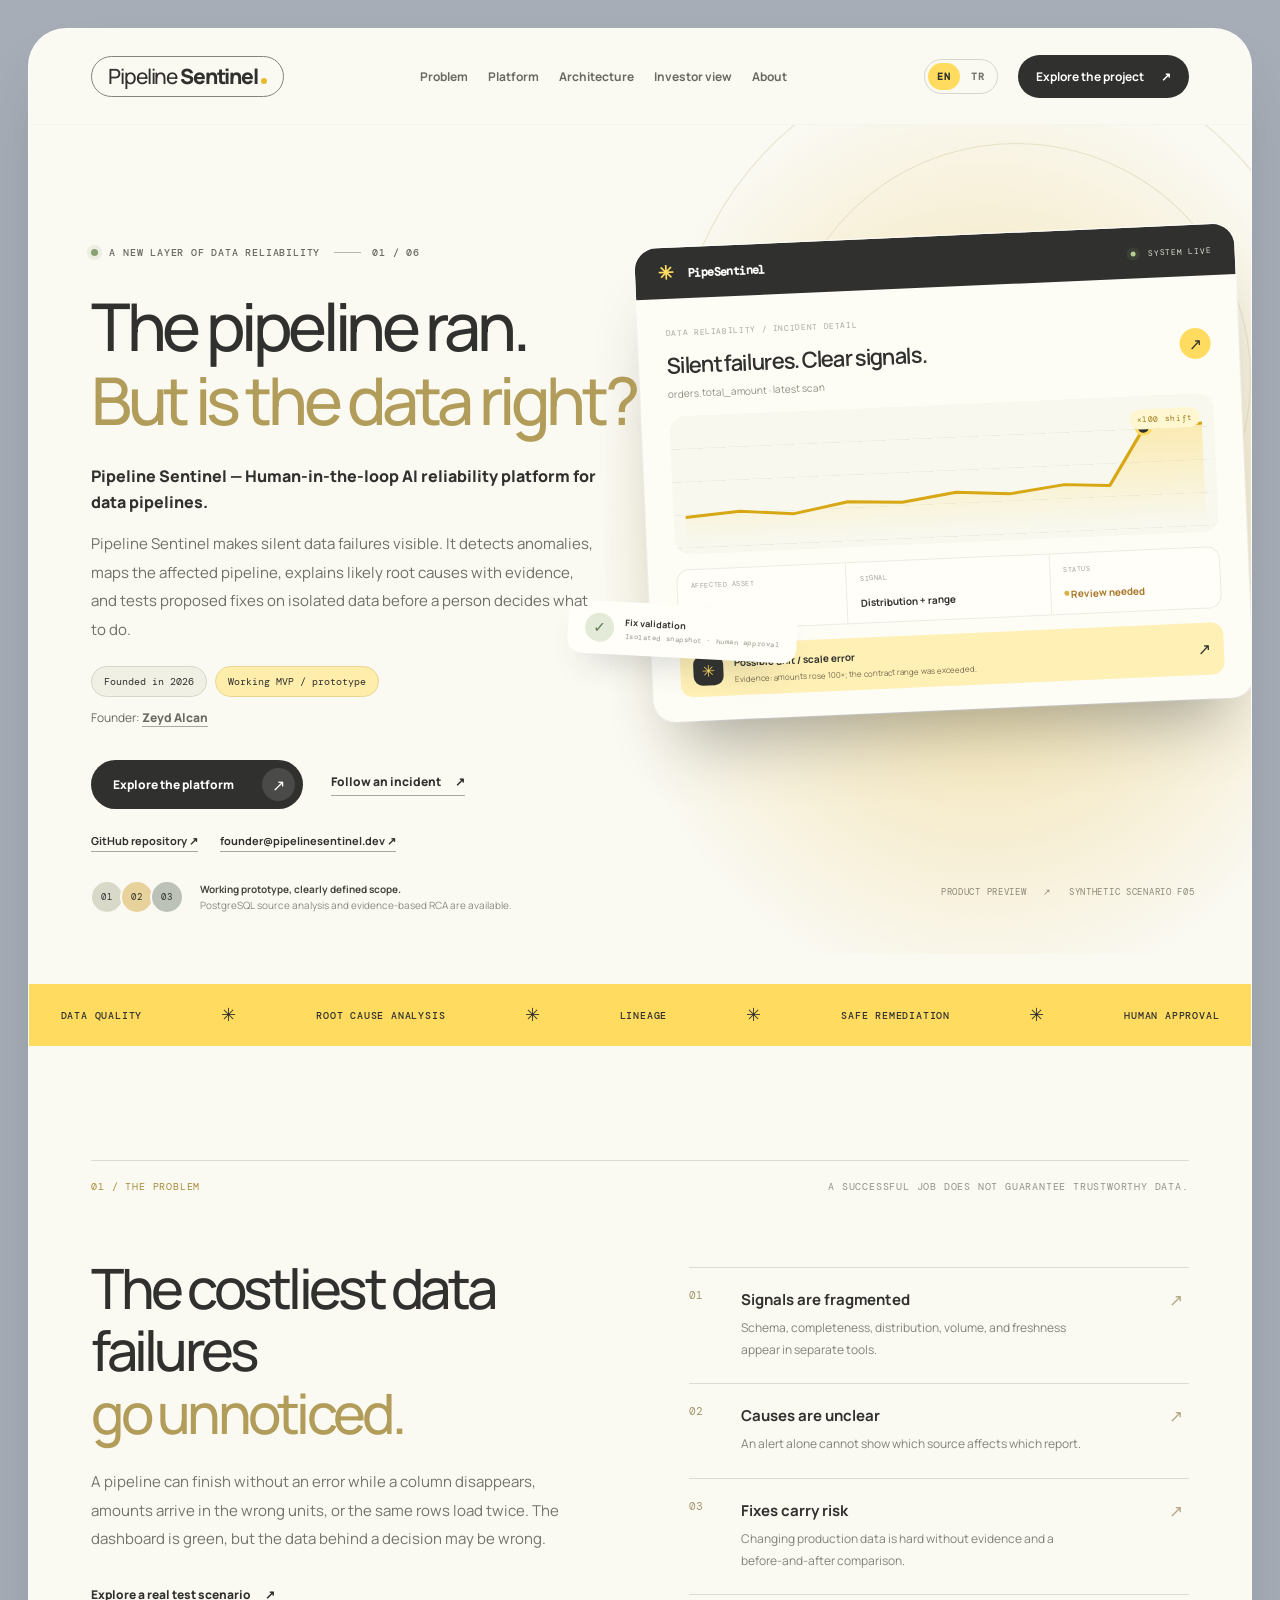
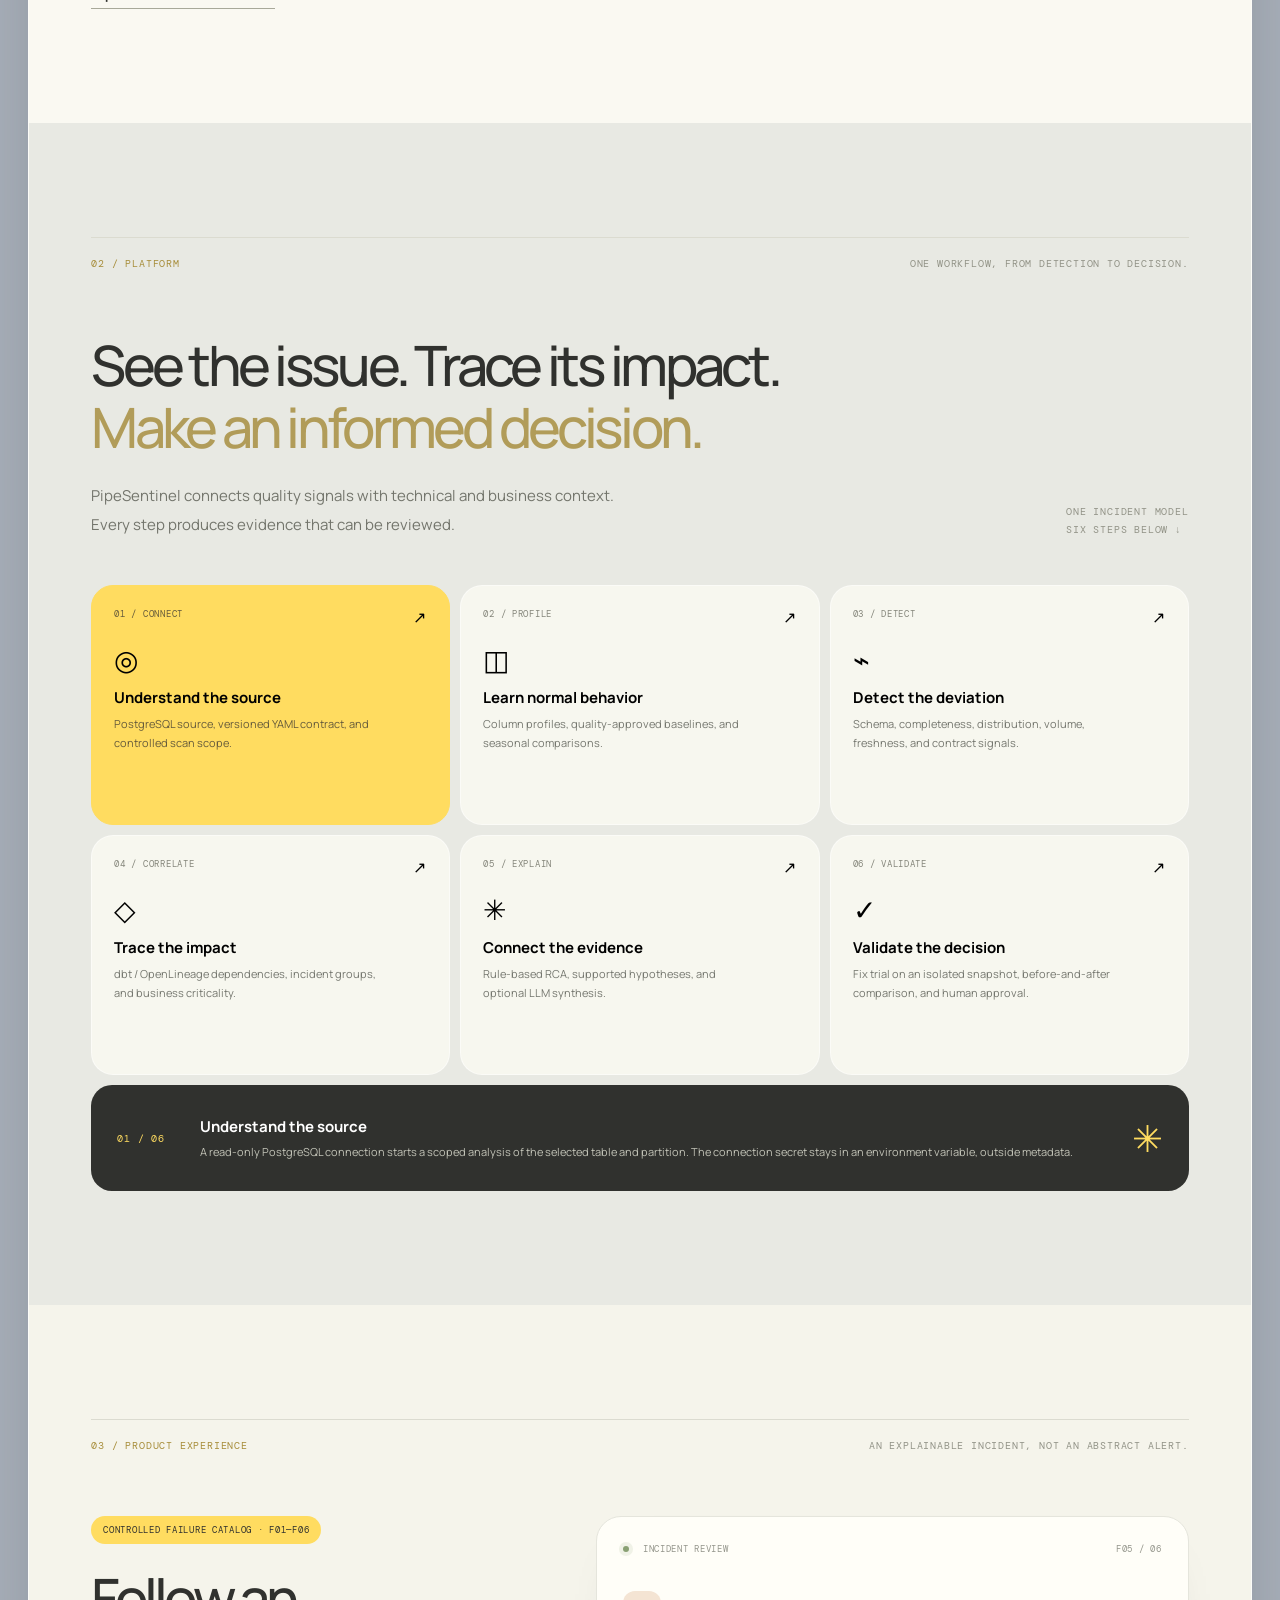
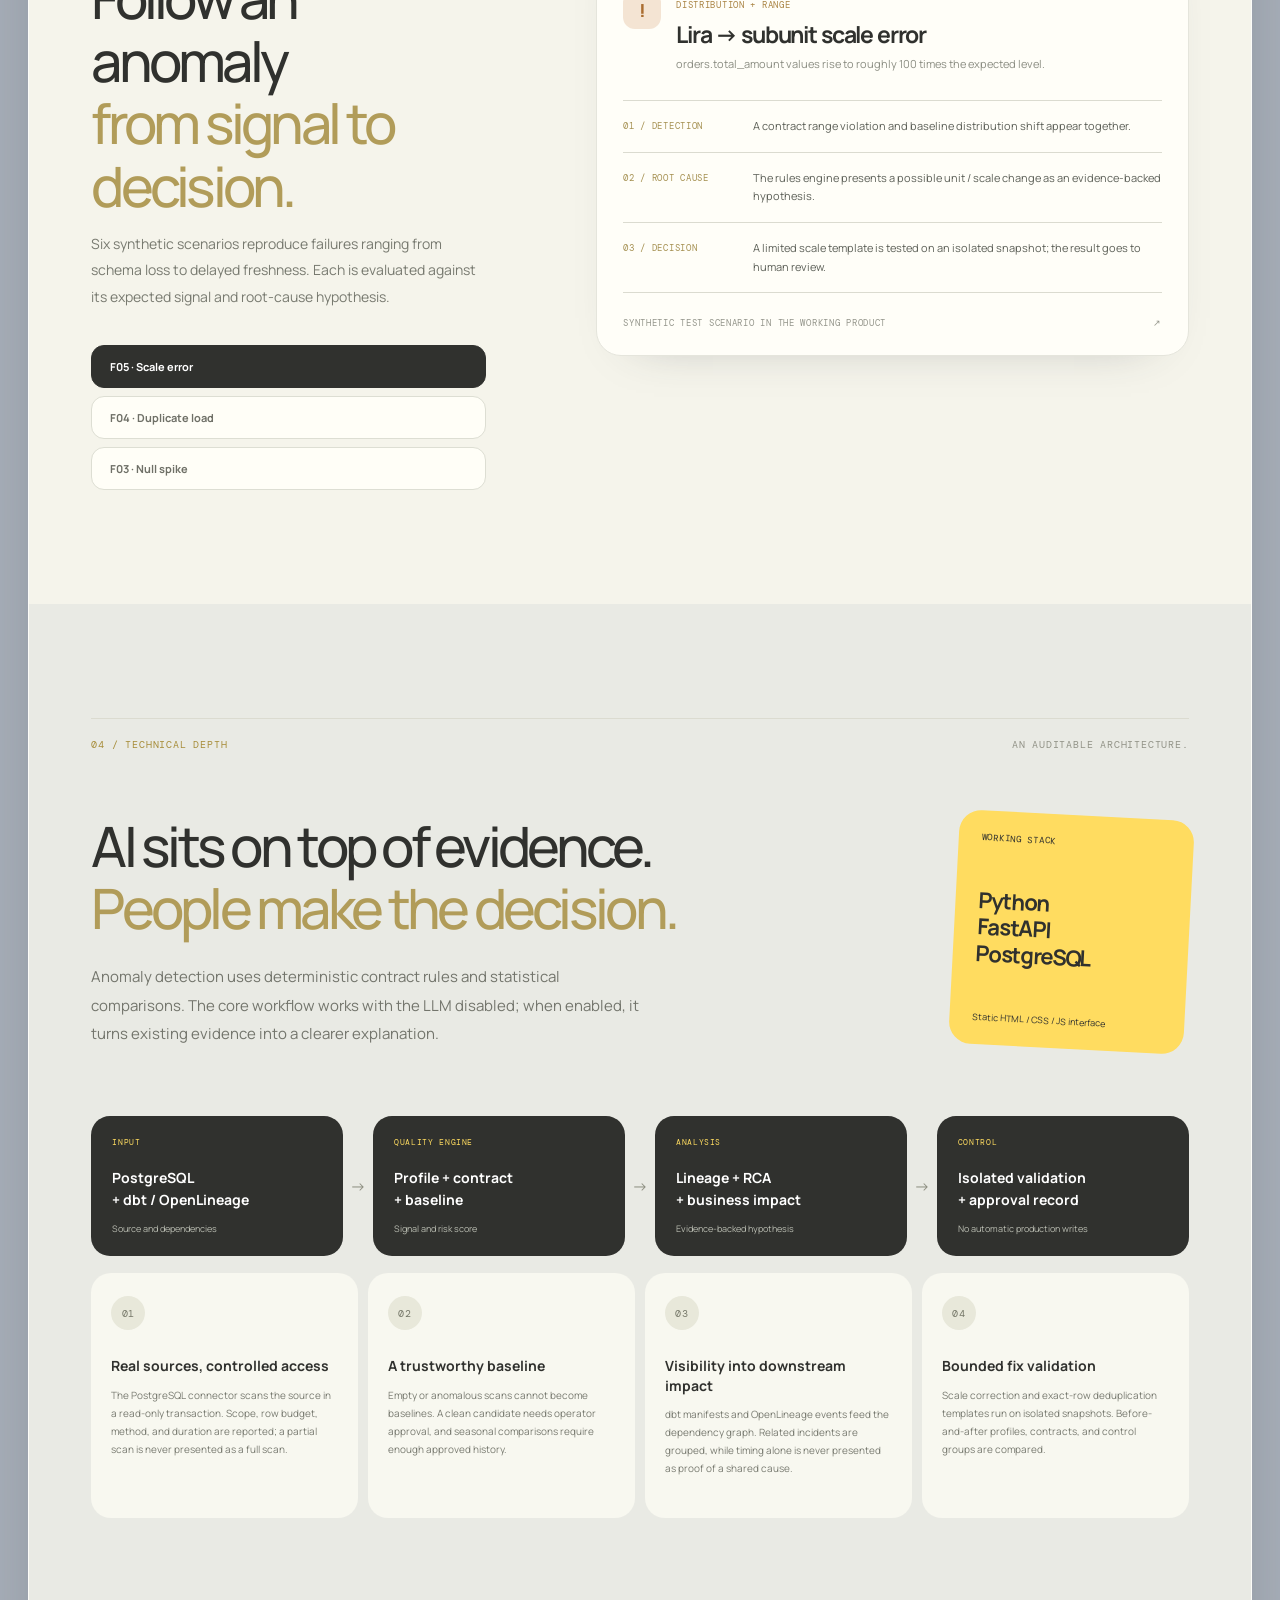
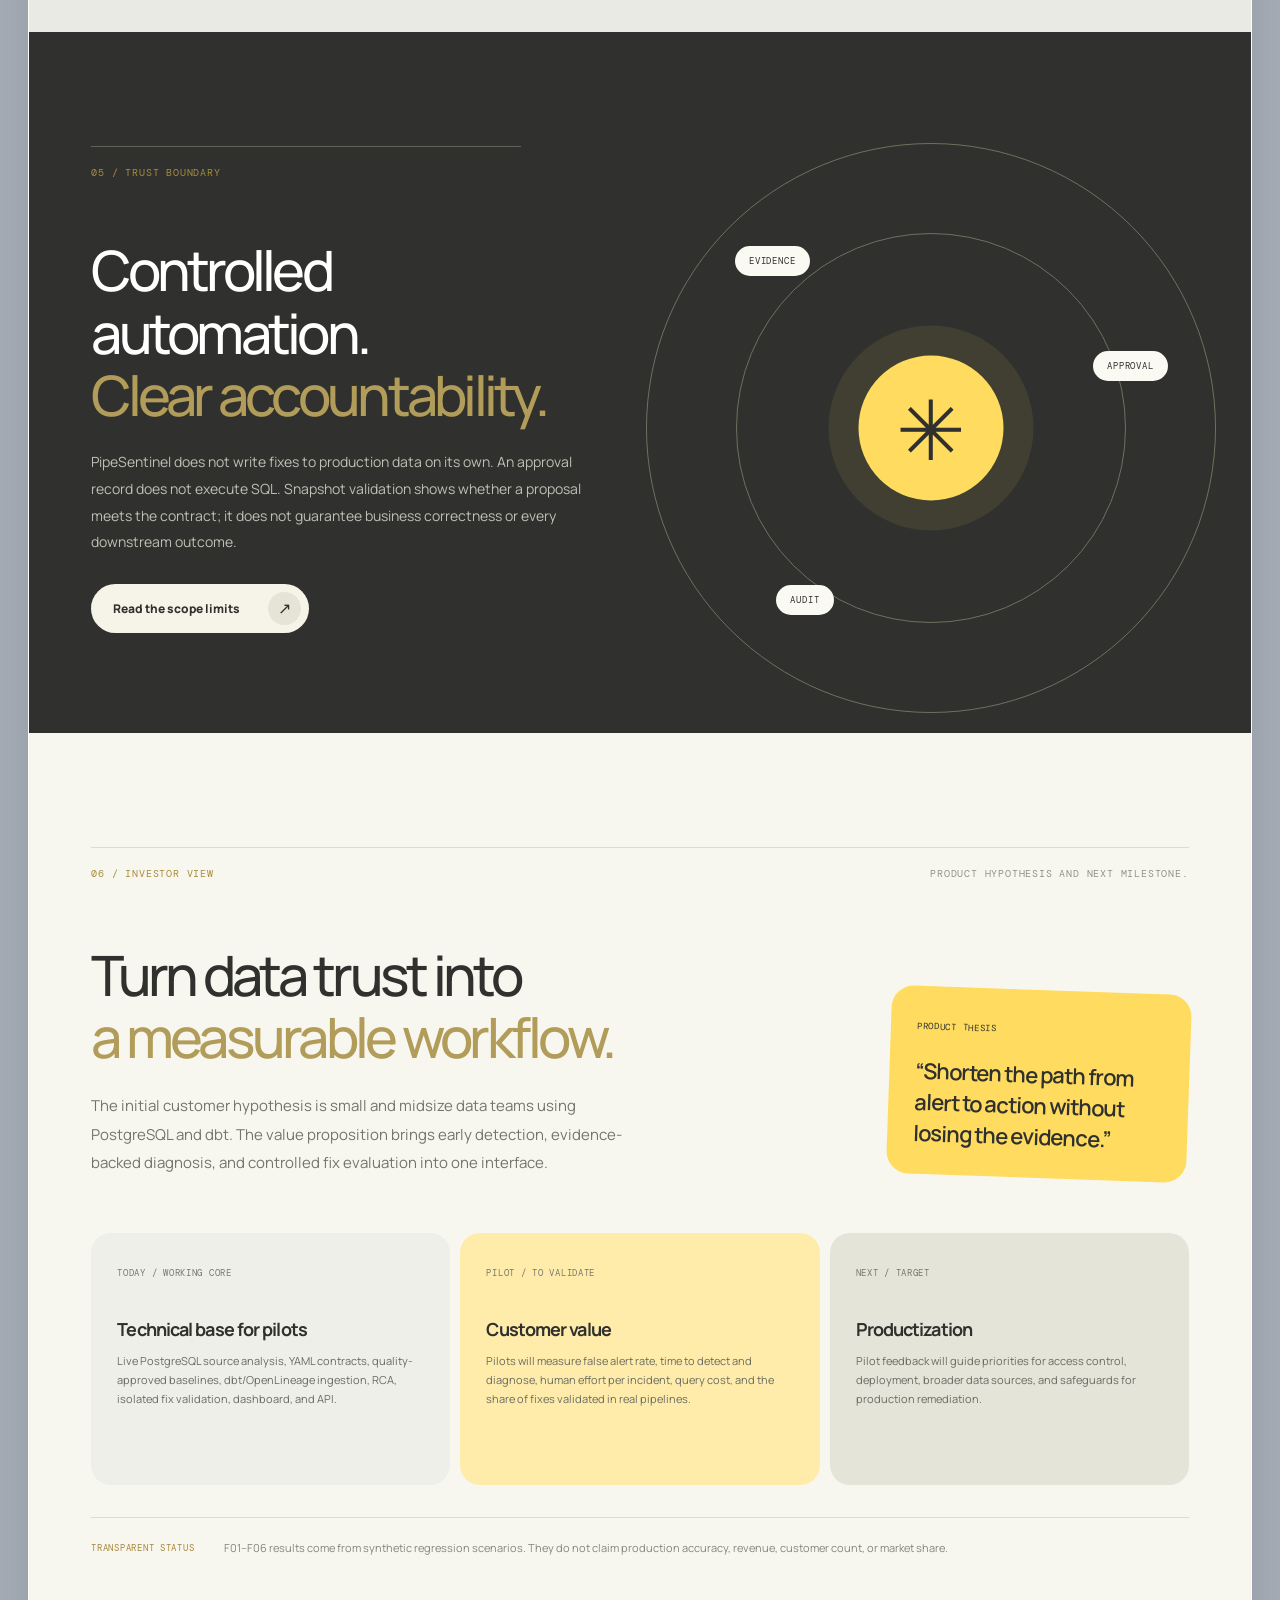
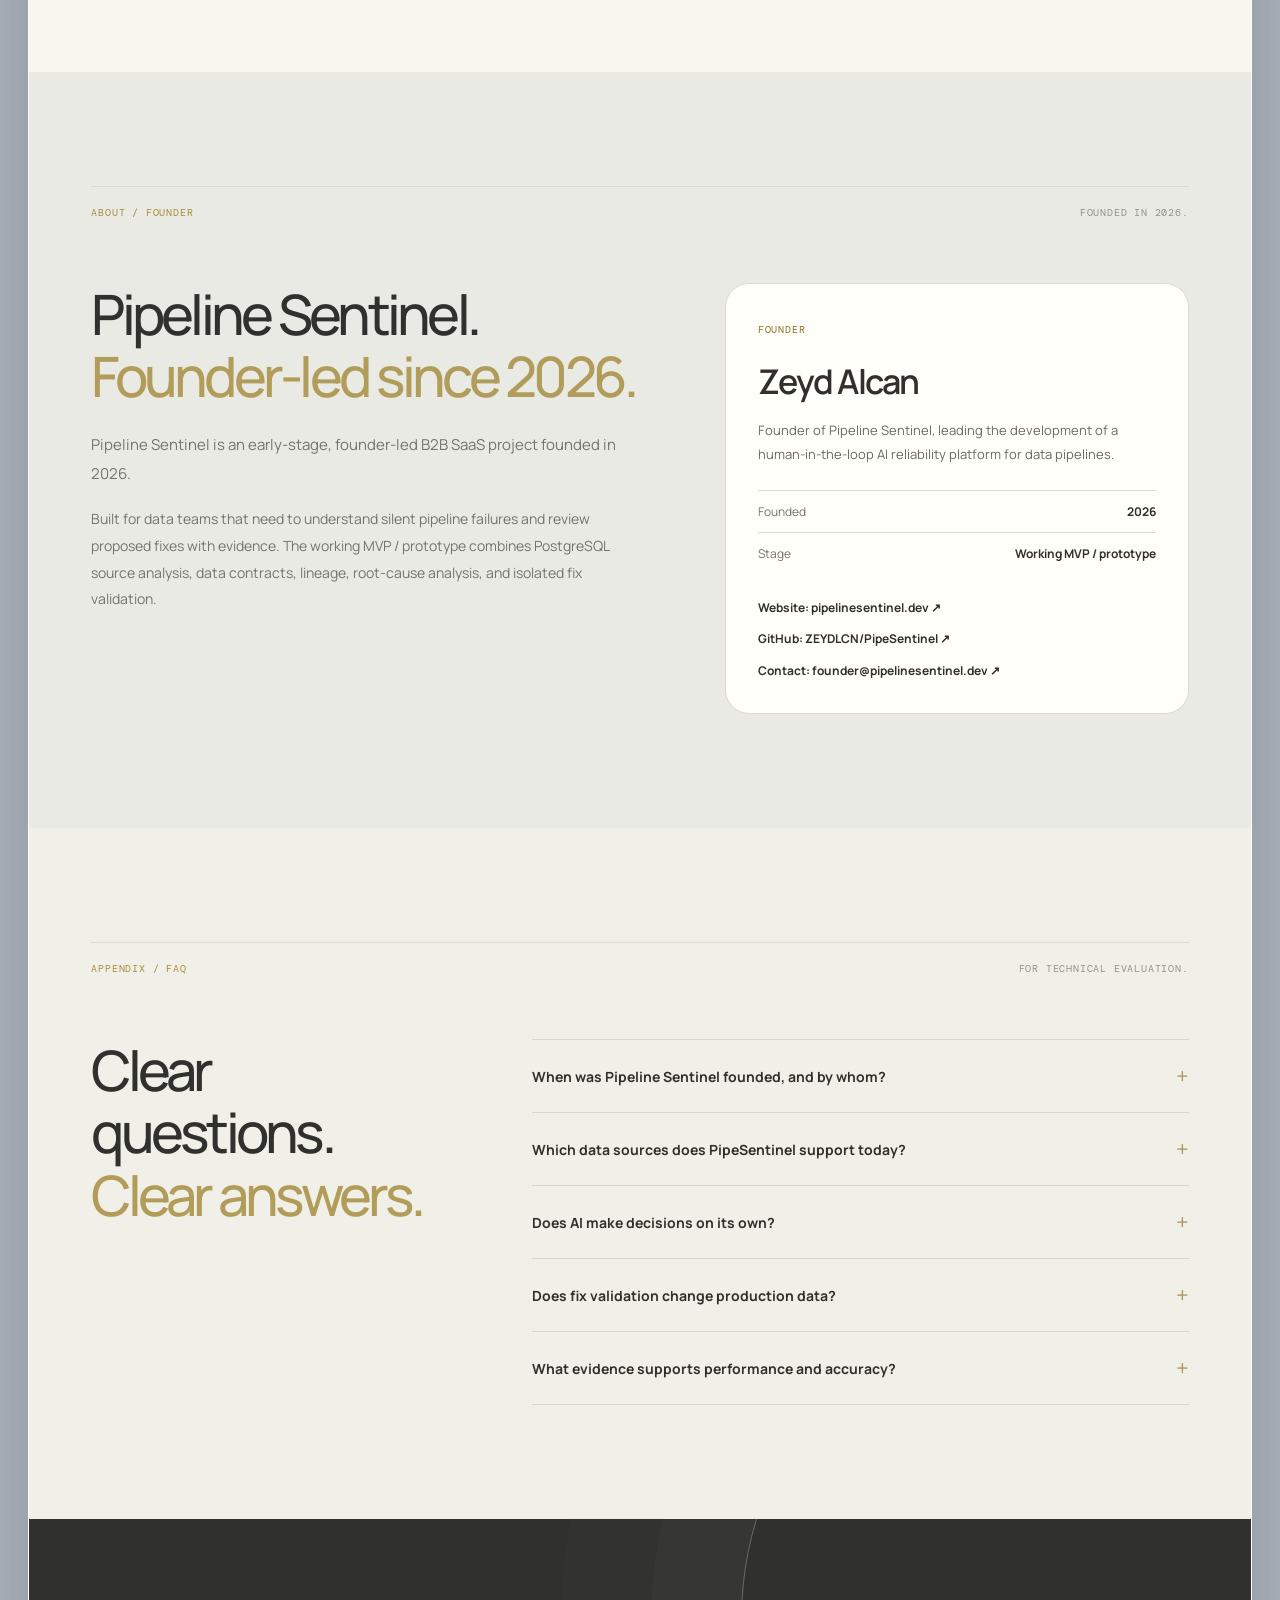
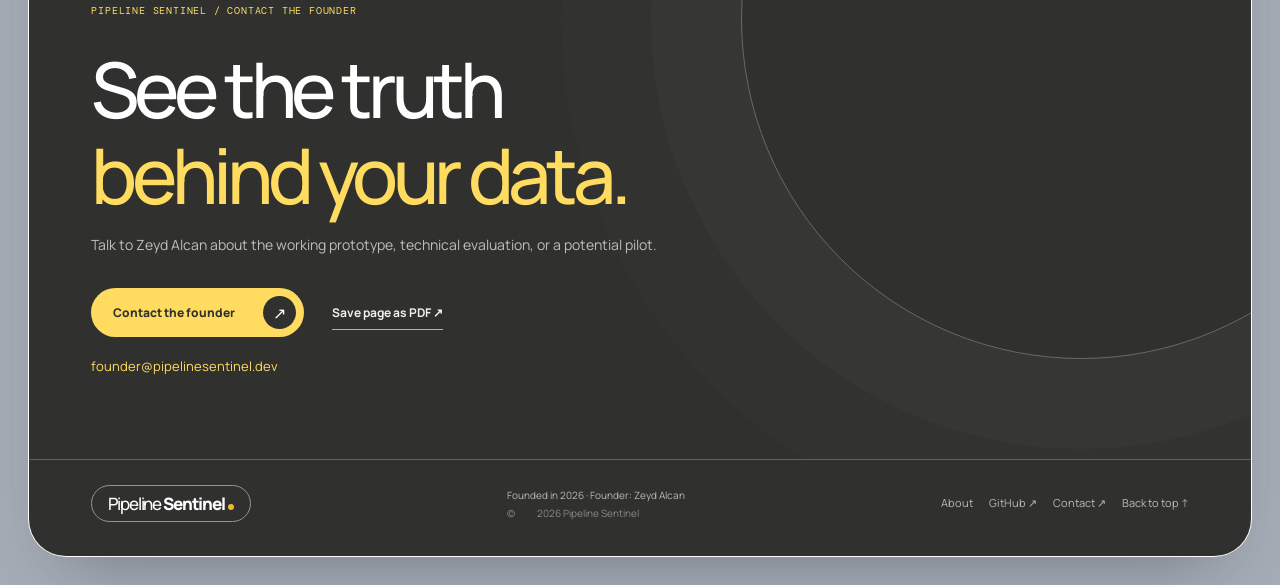
<file: site/index.html>
<!doctype html>
<html lang="en">
<head>
  <meta charset="utf-8">
  <meta name="viewport" content="width=device-width, initial-scale=1">
  <meta name="theme-color" content="#a6adb7">
  <meta name="description" content="Pipeline Sentinel is a human-in-the-loop AI reliability platform for data pipelines. Founded in 2026 by Zeyd Alcan. Working MVP / prototype.">
  <title>Pipeline Sentinel — AI reliability for data pipelines</title>
  <link rel="canonical" href="https://pipelinesentinel.dev/">
  <link rel="alternate" hreflang="en" href="https://pipelinesentinel.dev/">
  <link rel="alternate" hreflang="tr" href="https://pipelinesentinel.dev/tr.html">
  <link rel="alternate" hreflang="x-default" href="https://pipelinesentinel.dev/">
  <meta property="og:type" content="website">
  <meta property="og:title" content="Pipeline Sentinel — AI reliability for data pipelines">
  <meta property="og:description" content="Human-in-the-loop AI reliability platform for data pipelines. Founded in 2026 by Zeyd Alcan. Working MVP / prototype.">
  <meta property="og:url" content="https://pipelinesentinel.dev/">
  <script type="application/ld+json">
    {"@context":"https://schema.org","@type":"Organization","name":"Pipeline Sentinel","url":"https://pipelinesentinel.dev/","foundingDate":"2026","founder":{"@type":"Person","name":"Zeyd Alcan"},"email":"founder@pipelinesentinel.dev","description":"Early-stage, founder-led B2B SaaS project building a human-in-the-loop AI reliability platform for data pipelines.","sameAs":["https://github.com/ZEYDLCN/PipeSentinel"]}
  </script>
  <link rel="icon" href="favicon.svg" type="image/svg+xml">
  <link rel="preconnect" href="https://fonts.googleapis.com">
  <link rel="preconnect" href="https://fonts.gstatic.com" crossorigin>
  <link href="https://fonts.googleapis.com/css2?family=DM+Mono:wght@400;500&family=Manrope:wght@400;500;600;700;800&display=swap" rel="stylesheet">
  <link rel="stylesheet" href="styles.css">
  <script defer src="script.js"></script>
</head>
<body>
  <a class="skip-link" href="#main">Skip to content</a>
  <div class="site-shell">
    <header class="site-header">
      <a class="wordmark" href="#top" aria-label="Pipeline Sentinel home">Pipeline <span>Sentinel</span><i aria-hidden="true"></i></a>
      <button class="menu-toggle" type="button" aria-label="Open menu" aria-controls="main-nav" aria-expanded="false"><span></span><span></span></button>
      <nav id="main-nav" class="main-nav" aria-label="Main navigation">
        <a href="#problem">Problem</a>
        <a href="#platform">Platform</a>
        <a href="#architecture">Architecture</a>
        <a href="#investor">Investor view</a>
        <a href="#about">About</a>
      </nav>
      <nav class="language-switch" aria-label="Language"><a href="index.html" lang="en" aria-current="page">EN</a><a href="tr.html" lang="tr">TR</a></nav>
      <a class="header-cta" href="#investor">Explore the project <span aria-hidden="true">↗</span></a>
    </header>

    <main id="main">
      <section class="hero" id="top" aria-labelledby="hero-title">
        <div class="hero-copy">
          <div class="eyebrow"><span class="pulse-dot" aria-hidden="true"></span> A NEW LAYER OF DATA RELIABILITY <span class="eyebrow-line"></span> 01 / 06</div>
          <h1 id="hero-title">The pipeline ran.<br><em>But is the data right?</em></h1>
          <p class="product-definition">Pipeline Sentinel — Human-in-the-loop AI reliability platform for data pipelines.</p>
          <p class="hero-lead">Pipeline Sentinel makes silent data failures visible. It detects anomalies, maps the affected pipeline, explains likely root causes with evidence, and tests proposed fixes on isolated data before a person decides what to do.</p>
          <ul class="project-badges" aria-label="Project details"><li>Founded in 2026</li><li>Working MVP / prototype</li></ul>
          <p class="founder-byline">Founder: <a href="#about">Zeyd Alcan</a></p>
          <div class="hero-actions"><a class="button button-dark" href="#platform">Explore the platform <span class="button-icon">↗</span></a><a class="text-cta" href="#scenario">Follow an incident <span aria-hidden="true">↗</span></a></div>
          <div class="project-links"><a href="https://github.com/ZEYDLCN/PipeSentinel">GitHub repository ↗</a><a href="mailto:founder@pipelinesentinel.dev">founder@pipelinesentinel.dev ↗</a></div>
          <div class="hero-proof"><div class="avatar-stack" aria-hidden="true"><span>01</span><span>02</span><span>03</span></div><p><strong>Working prototype, clearly defined scope.</strong><br>PostgreSQL source analysis and evidence-based RCA are available.</p></div>
        </div>
        <div class="hero-visual" aria-label="Preview of the PipeSentinel incident analysis interface">
          <div class="visual-glow"></div>
          <div class="orbit orbit-a"></div><div class="orbit orbit-b"></div>
          <div class="product-window">
            <div class="window-top"><span class="window-brand"><span class="window-mark">✳</span> PipeSentinel</span><span class="window-live"><i></i> SYSTEM LIVE</span></div>
            <div class="window-content">
              <div class="window-overline">DATA RELIABILITY / INCIDENT DETAIL</div>
              <div class="window-title-row"><div><h2>Silent failures. Clear signals.</h2><p>orders.total_amount · latest scan</p></div><span class="window-arrow">↗</span></div>
              <div class="mini-chart" aria-hidden="true"><div class="chart-grid"></div><svg viewBox="0 0 460 120" preserveAspectRatio="none"><defs><linearGradient id="chartFill" x1="0" x2="0" y1="0" y2="1"><stop offset="0" stop-color="#ffd75d" stop-opacity=".42"/><stop offset="1" stop-color="#ffd75d" stop-opacity="0"/></linearGradient></defs><path d="M0 92 L48 88 L96 93 L144 83 L192 86 L240 78 L288 82 L336 75 L376 78 L408 20 L460 17 L460 120 L0 120 Z" fill="url(#chartFill)"/><path d="M0 92 L48 88 L96 93 L144 83 L192 86 L240 78 L288 82 L336 75 L376 78 L408 20 L460 17" fill="none" stroke="#d8a714" stroke-width="3" stroke-linecap="round" stroke-linejoin="round"/><circle cx="408" cy="20" r="6" fill="#30312e" stroke="#ffdc60" stroke-width="3"/></svg><span class="chart-tag">×100 shift</span></div>
              <div class="window-metrics"><div><span>AFFECTED ASSET</span><b>orders</b></div><div><span>SIGNAL</span><b>Distribution + range</b></div><div><span>STATUS</span><b class="metric-warning"><i></i> Review needed</b></div></div>
              <div class="window-insight"><span class="insight-symbol">✳</span><div><strong>Possible unit / scale error</strong><small>Evidence: amounts rose 100×; the contract range was exceeded.</small></div><span>↗</span></div>
            </div>
          </div>
          <div class="floating-card"><div class="floating-icon">✓</div><div><strong>Fix validation</strong><span>Isolated snapshot · human approval</span></div></div>
          <div class="visual-caption">PRODUCT PREVIEW <span>↗</span> SYNTHETIC SCENARIO F05</div>
        </div>
      </section>

      <div class="ticker" aria-label="Platform components"><span>DATA QUALITY</span><b>✳</b><span>ROOT CAUSE ANALYSIS</span><b>✳</b><span>LINEAGE</span><b>✳</b><span>SAFE REMEDIATION</span><b>✳</b><span>HUMAN APPROVAL</span></div>

      <section class="section problem-section" id="problem" aria-labelledby="problem-title">
        <div class="section-head"><span class="section-index">01 / THE PROBLEM</span><p>A SUCCESSFUL JOB DOES NOT GUARANTEE TRUSTWORTHY DATA.</p></div>
        <div class="problem-grid"><div><h2 id="problem-title">The costliest data failures<br><em>go unnoticed.</em></h2><p class="section-lead">A pipeline can finish without an error while a column disappears, amounts arrive in the wrong units, or the same rows load twice. The dashboard is green, but the data behind a decision may be wrong.</p><a class="inline-link" href="#scenario">Explore a real test scenario <span>↗</span></a></div><div class="problem-list"><div class="problem-item"><span>01</span><div><strong>Signals are fragmented</strong><p>Schema, completeness, distribution, volume, and freshness appear in separate tools.</p></div><span>↗</span></div><div class="problem-item"><span>02</span><div><strong>Causes are unclear</strong><p>An alert alone cannot show which source affects which report.</p></div><span>↗</span></div><div class="problem-item"><span>03</span><div><strong>Fixes carry risk</strong><p>Changing production data is hard without evidence and a before-and-after comparison.</p></div><span>↗</span></div></div></div>
      </section>

      <section class="section platform-section" id="platform" aria-labelledby="platform-title">
        <div class="section-head"><span class="section-index">02 / PLATFORM</span><p>ONE WORKFLOW, FROM DETECTION TO DECISION.</p></div>
        <div class="section-title-row"><div><h2 id="platform-title">See the issue. Trace its impact.<br><em>Make an informed decision.</em></h2><p class="section-lead">PipeSentinel connects quality signals with technical and business context. Every step produces evidence that can be reviewed.</p></div><span class="section-aside">ONE INCIDENT MODEL<br>SIX STEPS BELOW ↓</span></div>
        <div class="process-grid" id="process-grid">
          <button class="process-step active" type="button" data-step="0" aria-pressed="true"><span class="step-no">01 / CONNECT</span><span class="step-icon">◎</span><strong>Understand the source</strong><small>PostgreSQL source, versioned YAML contract, and controlled scan scope.</small><span class="step-arrow">↗</span></button>
          <button class="process-step" type="button" data-step="1" aria-pressed="false"><span class="step-no">02 / PROFILE</span><span class="step-icon">◫</span><strong>Learn normal behavior</strong><small>Column profiles, quality-approved baselines, and seasonal comparisons.</small><span class="step-arrow">↗</span></button>
          <button class="process-step" type="button" data-step="2" aria-pressed="false"><span class="step-no">03 / DETECT</span><span class="step-icon">⌁</span><strong>Detect the deviation</strong><small>Schema, completeness, distribution, volume, freshness, and contract signals.</small><span class="step-arrow">↗</span></button>
          <button class="process-step" type="button" data-step="3" aria-pressed="false"><span class="step-no">04 / CORRELATE</span><span class="step-icon">◇</span><strong>Trace the impact</strong><small>dbt / OpenLineage dependencies, incident groups, and business criticality.</small><span class="step-arrow">↗</span></button>
          <button class="process-step" type="button" data-step="4" aria-pressed="false"><span class="step-no">05 / EXPLAIN</span><span class="step-icon">✳</span><strong>Connect the evidence</strong><small>Rule-based RCA, supported hypotheses, and optional LLM synthesis.</small><span class="step-arrow">↗</span></button>
          <button class="process-step" type="button" data-step="5" aria-pressed="false"><span class="step-no">06 / VALIDATE</span><span class="step-icon">✓</span><strong>Validate the decision</strong><small>Fix trial on an isolated snapshot, before-and-after comparison, and human approval.</small><span class="step-arrow">↗</span></button>
        </div>
        <div class="process-detail" role="status" aria-live="polite"><span id="detail-number">01 / 06</span><div><strong id="detail-title">Understand the source</strong><p id="detail-copy">A read-only PostgreSQL connection starts a scoped analysis of the selected table and partition. The connection secret stays in an environment variable, outside metadata.</p></div><span class="detail-mark">✳</span></div>
      </section>

      <section class="section scenario-section" id="scenario" aria-labelledby="scenario-title">
        <div class="section-head"><span class="section-index">03 / PRODUCT EXPERIENCE</span><p>AN EXPLAINABLE INCIDENT, NOT AN ABSTRACT ALERT.</p></div>
        <div class="scenario-layout"><div class="scenario-intro"><span class="yellow-label">CONTROLLED FAILURE CATALOG · F01—F06</span><h2 id="scenario-title">Follow an anomaly<br><em>from signal to decision.</em></h2><p>Six synthetic scenarios reproduce failures ranging from schema loss to delayed freshness. Each is evaluated against its expected signal and root-cause hypothesis.</p><div class="scenario-tabs" role="tablist" aria-label="Choose a scenario"><button id="tab-f05" type="button" role="tab" aria-selected="true" aria-controls="scenario-panel" data-scenario="f05">F05 · Scale error</button><button id="tab-f04" type="button" role="tab" aria-selected="false" aria-controls="scenario-panel" data-scenario="f04">F04 · Duplicate load</button><button id="tab-f03" type="button" role="tab" aria-selected="false" aria-controls="scenario-panel" data-scenario="f03">F03 · Null spike</button></div></div><div class="scenario-panel" id="scenario-panel" role="tabpanel" aria-labelledby="tab-f05" tabindex="0"><div class="panel-heading"><span><i></i> INCIDENT REVIEW</span><span id="scenario-code">F05 / 06</span></div><div class="incident-line"><div class="incident-icon">!</div><div><span id="scenario-type">DISTRIBUTION + RANGE</span><h3 id="scenario-name">Lira → subunit scale error</h3><p id="scenario-description">orders.total_amount values rise to roughly 100 times the expected level.</p></div></div><div class="evidence-list"><div><span>01 / DETECTION</span><p id="scenario-detection">A contract range violation and baseline distribution shift appear together.</p></div><div><span>02 / ROOT CAUSE</span><p id="scenario-cause">The rules engine presents a possible unit / scale change as an evidence-backed hypothesis.</p></div><div><span>03 / DECISION</span><p id="scenario-action">A limited scale template is tested on an isolated snapshot; the result goes to human review.</p></div></div><div class="panel-footer"><span>SYNTHETIC TEST SCENARIO IN THE WORKING PRODUCT</span><span>↗</span></div></div></div>
      </section>

      <section class="section architecture-section" id="architecture" aria-labelledby="architecture-title">
        <div class="section-head"><span class="section-index">04 / TECHNICAL DEPTH</span><p>AN AUDITABLE ARCHITECTURE.</p></div>
        <div class="architecture-top"><div><h2 id="architecture-title">AI sits on top of evidence.<br><em>People make the decision.</em></h2><p class="section-lead">Anomaly detection uses deterministic contract rules and statistical comparisons. The core workflow works with the LLM disabled; when enabled, it turns existing evidence into a clearer explanation.</p></div><div class="stack-stamp"><span>WORKING STACK</span><strong>Python<br>FastAPI<br>PostgreSQL</strong><small>Static HTML / CSS / JS interface</small></div></div>
        <div class="architecture-flow" aria-label="PipeSentinel architecture flow"><div><span class="flow-kicker">INPUT</span><strong>PostgreSQL<br>+ dbt / OpenLineage</strong><small>Source and dependencies</small></div><span class="flow-connector">→</span><div><span class="flow-kicker">QUALITY ENGINE</span><strong>Profile + contract<br>+ baseline</strong><small>Signal and risk score</small></div><span class="flow-connector">→</span><div><span class="flow-kicker">ANALYSIS</span><strong>Lineage + RCA<br>+ business impact</strong><small>Evidence-backed hypothesis</small></div><span class="flow-connector">→</span><div><span class="flow-kicker">CONTROL</span><strong>Isolated validation<br>+ approval record</strong><small>No automatic production writes</small></div></div>
        <div class="technical-grid"><article><span class="technical-icon">01</span><h3>Real sources, controlled access</h3><p>The PostgreSQL connector scans the source in a read-only transaction. Scope, row budget, method, and duration are reported; a partial scan is never presented as a full scan.</p></article><article><span class="technical-icon">02</span><h3>A trustworthy baseline</h3><p>Empty or anomalous scans cannot become baselines. A clean candidate needs operator approval, and seasonal comparisons require enough approved history.</p></article><article><span class="technical-icon">03</span><h3>Visibility into downstream impact</h3><p>dbt manifests and OpenLineage events feed the dependency graph. Related incidents are grouped, while timing alone is never presented as proof of a shared cause.</p></article><article><span class="technical-icon">04</span><h3>Bounded fix validation</h3><p>Scale correction and exact-row deduplication templates run on isolated snapshots. Before-and-after profiles, contracts, and control groups are compared.</p></article></div>
      </section>

      <section class="section trust-section" aria-labelledby="trust-title"><div class="trust-copy"><div class="section-head"><span class="section-index">05 / TRUST BOUNDARY</span></div><h2 id="trust-title">Controlled automation.<br><em>Clear accountability.</em></h2><p>PipeSentinel does not write fixes to production data on its own. An approval record does not execute SQL. Snapshot validation shows whether a proposal meets the contract; it does not guarantee business correctness or every downstream outcome.</p><a class="button button-light" href="#faq">Read the scope limits <span class="button-icon">↗</span></a></div><div class="trust-art" aria-hidden="true"><div class="trust-ring trust-ring-a"></div><div class="trust-ring trust-ring-b"></div><div class="trust-core">✳</div><span class="trust-tag tag-one">EVIDENCE</span><span class="trust-tag tag-two">APPROVAL</span><span class="trust-tag tag-three">AUDIT</span></div></section>

      <section class="section investor-section" id="investor" aria-labelledby="investor-title"><div class="section-head"><span class="section-index">06 / INVESTOR VIEW</span><p>PRODUCT HYPOTHESIS AND NEXT MILESTONE.</p></div><div class="investor-intro"><div><h2 id="investor-title">Turn data trust into<br><em>a measurable workflow.</em></h2><p class="section-lead">The initial customer hypothesis is small and midsize data teams using PostgreSQL and dbt. The value proposition brings early detection, evidence-backed diagnosis, and controlled fix evaluation into one interface.</p></div><div class="investor-quote"><span>PRODUCT THESIS</span><p>“Shorten the path from alert to action without losing the evidence.”</p></div></div><div class="investor-cards"><article><span>TODAY / WORKING CORE</span><h3>Technical base for pilots</h3><p>Live PostgreSQL source analysis, YAML contracts, quality-approved baselines, dbt/OpenLineage ingestion, RCA, isolated fix validation, dashboard, and API.</p></article><article><span>PILOT / TO VALIDATE</span><h3>Customer value</h3><p>Pilots will measure false alert rate, time to detect and diagnose, human effort per incident, query cost, and the share of fixes validated in real pipelines.</p></article><article><span>NEXT / TARGET</span><h3>Productization</h3><p>Pilot feedback will guide priorities for access control, deployment, broader data sources, and safeguards for production remediation.</p></article></div><div class="investment-note"><span>TRANSPARENT STATUS</span><p>F01–F06 results come from synthetic regression scenarios. They do not claim production accuracy, revenue, customer count, or market share.</p></div></section>

      <section class="section about-section" id="about" aria-labelledby="about-title">
        <div class="section-head"><span class="section-index">ABOUT / FOUNDER</span><p>FOUNDED IN 2026.</p></div>
        <div class="about-grid">
          <div><h2 id="about-title">Pipeline Sentinel.<br><em>Founder-led since 2026.</em></h2><p class="section-lead">Pipeline Sentinel is an early-stage, founder-led B2B SaaS project founded in 2026.</p><p class="about-copy">Built for data teams that need to understand silent pipeline failures and review proposed fixes with evidence. The working MVP / prototype combines PostgreSQL source analysis, data contracts, lineage, root-cause analysis, and isolated fix validation.</p></div>
          <article class="founder-card" aria-labelledby="founder-name"><span class="founder-label">FOUNDER</span><h3 id="founder-name">Zeyd Alcan</h3><p>Founder of Pipeline Sentinel, leading the development of a human-in-the-loop AI reliability platform for data pipelines.</p><dl class="founder-facts"><div><dt>Founded</dt><dd>2026</dd></div><div><dt>Stage</dt><dd>Working MVP / prototype</dd></div></dl><div class="founder-links"><a href="https://pipelinesentinel.dev">Website: pipelinesentinel.dev ↗</a><a href="https://github.com/ZEYDLCN/PipeSentinel">GitHub: ZEYDLCN/PipeSentinel ↗</a><a href="mailto:founder@pipelinesentinel.dev">Contact: founder@pipelinesentinel.dev ↗</a></div></article>
        </div>
      </section>

      <section class="section faq-section" id="faq" aria-labelledby="faq-title"><div class="section-head"><span class="section-index">APPENDIX / FAQ</span><p>FOR TECHNICAL EVALUATION.</p></div><div class="faq-layout"><h2 id="faq-title">Clear questions.<br><em>Clear answers.</em></h2><div class="faq-list"><details><summary>When was Pipeline Sentinel founded, and by whom?<span>+</span></summary><p>Pipeline Sentinel was founded in 2026 by Zeyd Alcan. It is an early-stage, founder-led B2B SaaS project with a working MVP / prototype. Contact: <a href="mailto:founder@pipelinesentinel.dev">founder@pipelinesentinel.dev</a>.</p></details><details><summary>Which data sources does PipeSentinel support today?<span>+</span></summary><p>A PostgreSQL connector supports real source analysis. dbt manifests and run results, plus OpenLineage RunEvents, add dependency and change context. Support for other databases is not claimed.</p></details><details><summary>Does AI make decisions on its own?<span>+</span></summary><p>No. Detection uses contracts and statistical rules. Rule-based root-cause hypotheses link back to evidence; the LLM is an optional explanation layer. Actions are presented for human review.</p></details><details><summary>Does fix validation change production data?<span>+</span></summary><p>No. Supported templates are tested on isolated snapshots. An approval record does not run SQL or dbt in production. Automatic production application, rollback, and backfill are outside this version’s scope.</p></details><details><summary>What evidence supports performance and accuracy?<span>+</span></summary><p>The F01–F06 synthetic failure catalog has deterministic regression evaluations and integration tests. Real-world false alert and detection rates still need to be measured in pilots.</p></details></div></div></section>

      <section class="closing"><div class="closing-orbit" aria-hidden="true"></div><span class="closing-kicker">PIPELINE SENTINEL / CONTACT THE FOUNDER</span><h2>See the truth<br><em>behind your data.</em></h2><p>Talk to Zeyd Alcan about the working prototype, technical evaluation, or a potential pilot.</p><div class="closing-actions"><a class="button button-yellow" href="mailto:founder@pipelinesentinel.dev">Contact the founder <span class="button-icon">↗</span></a><button class="print-button" type="button" id="print-page">Save page as PDF ↗</button></div><a class="closing-contact" href="mailto:founder@pipelinesentinel.dev">founder@pipelinesentinel.dev</a></section>
    </main>
    <footer class="site-footer"><a class="wordmark" href="#top">Pipeline <span>Sentinel</span><i aria-hidden="true"></i></a><p>Founded in 2026 · Founder: Zeyd Alcan <span>© <span id="year">2026</span> Pipeline Sentinel</span></p><nav class="footer-links" aria-label="Project links"><a href="#about">About</a><a href="https://github.com/ZEYDLCN/PipeSentinel">GitHub ↗</a><a href="mailto:founder@pipelinesentinel.dev">Contact ↗</a><a href="#top">Back to top ↑</a></nav></footer>
  </div>
</body>
</html>
</file>
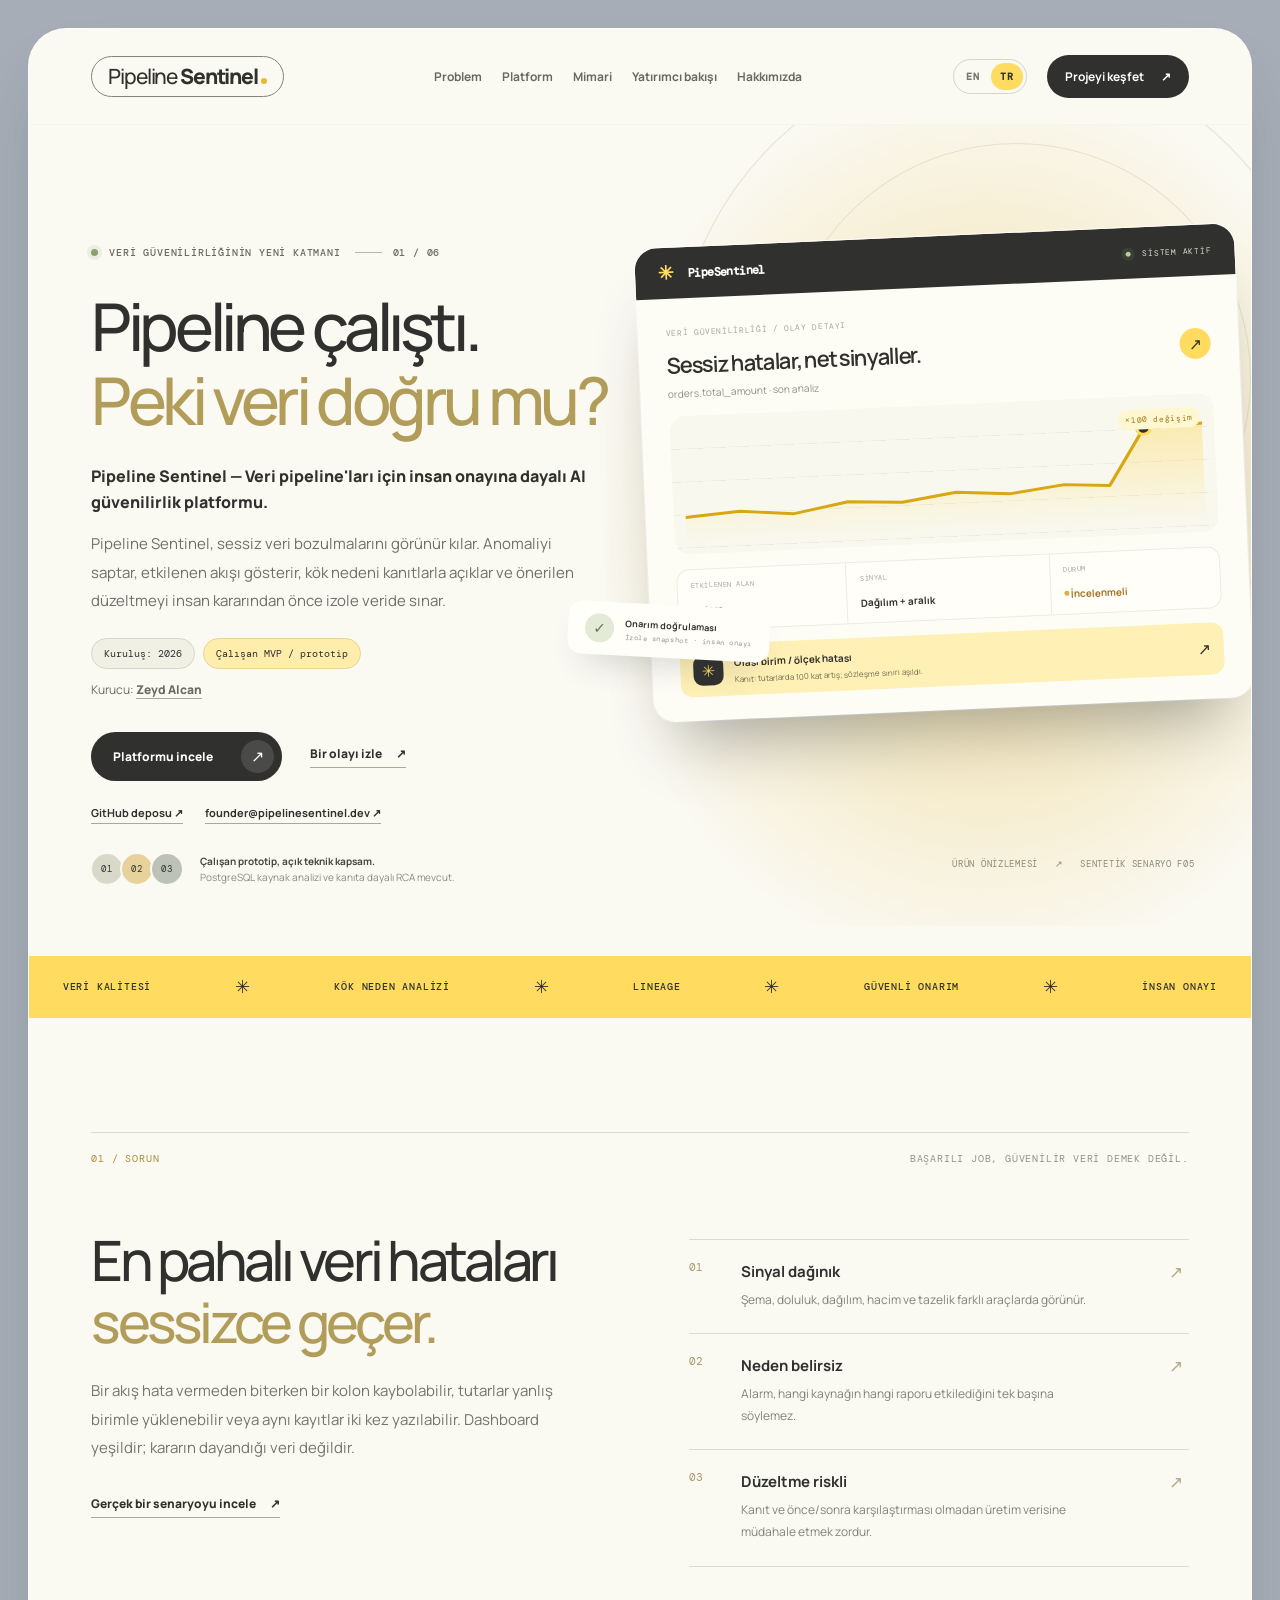
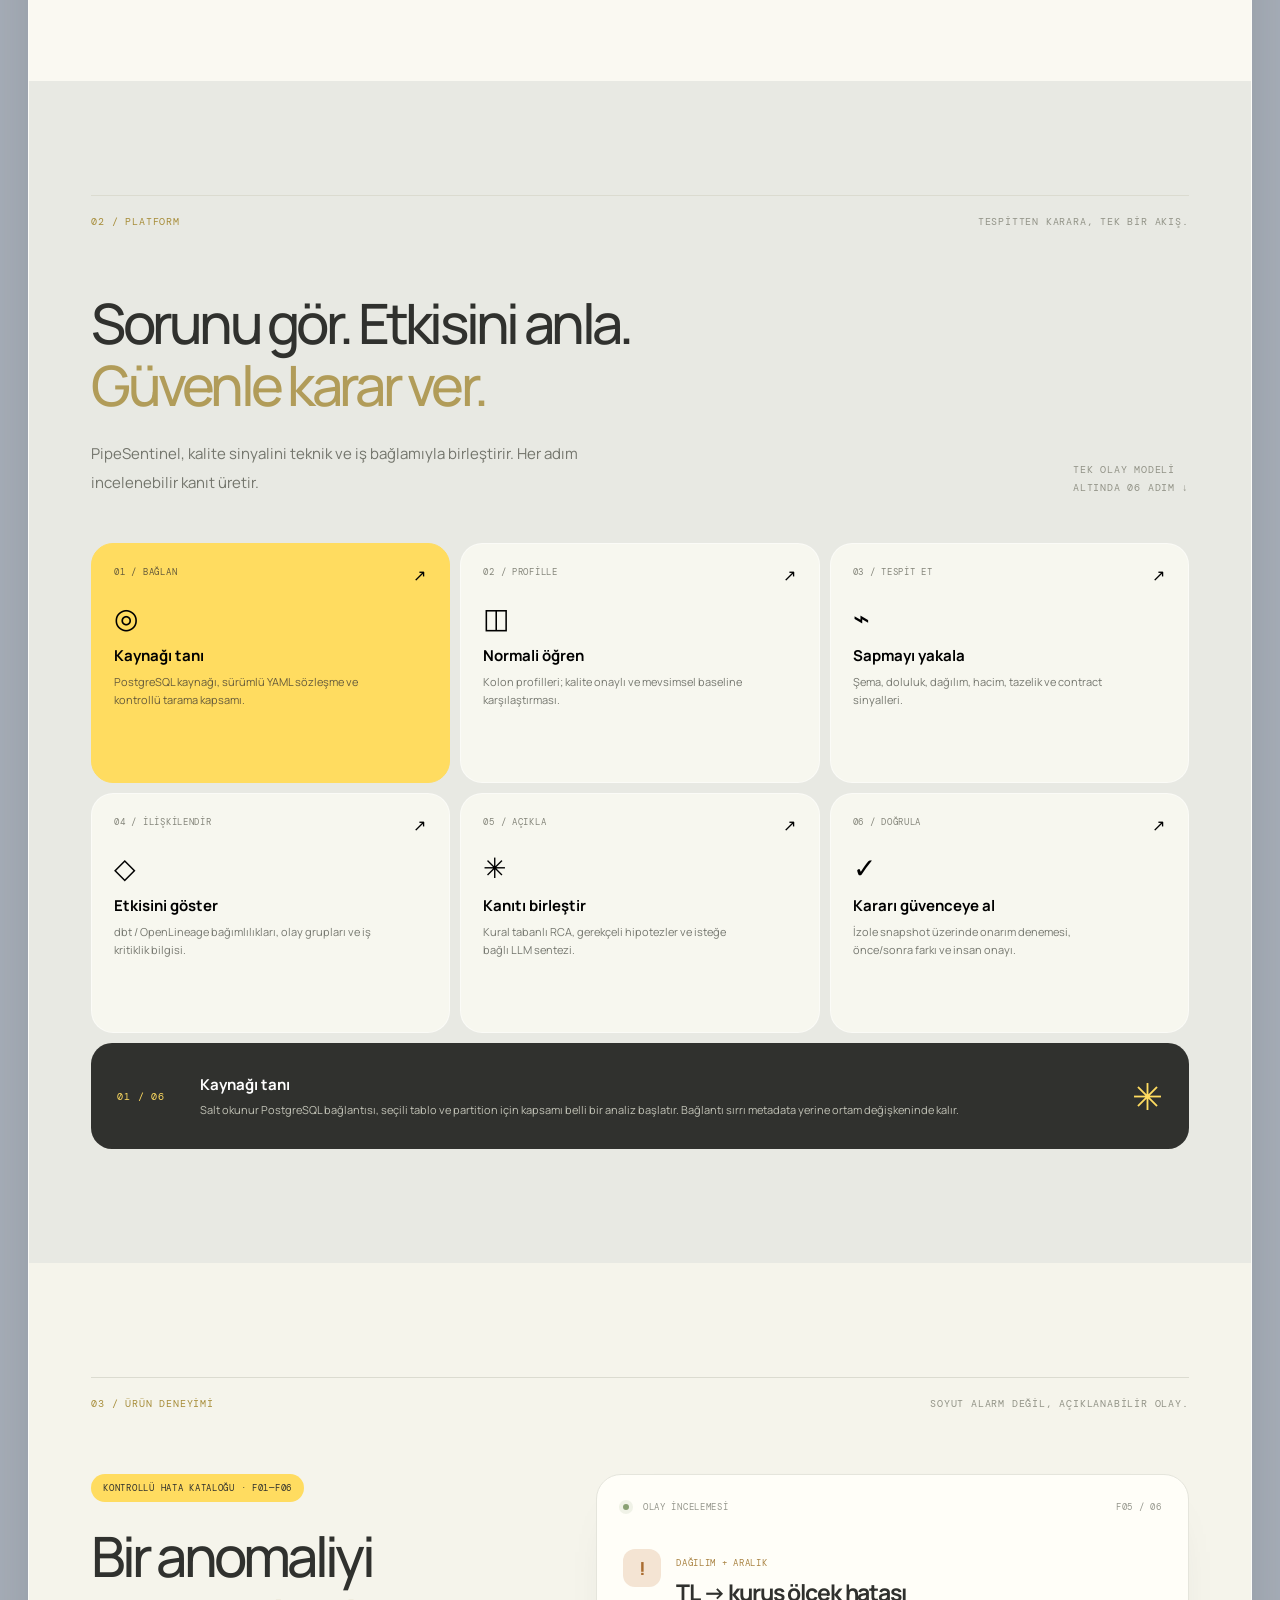
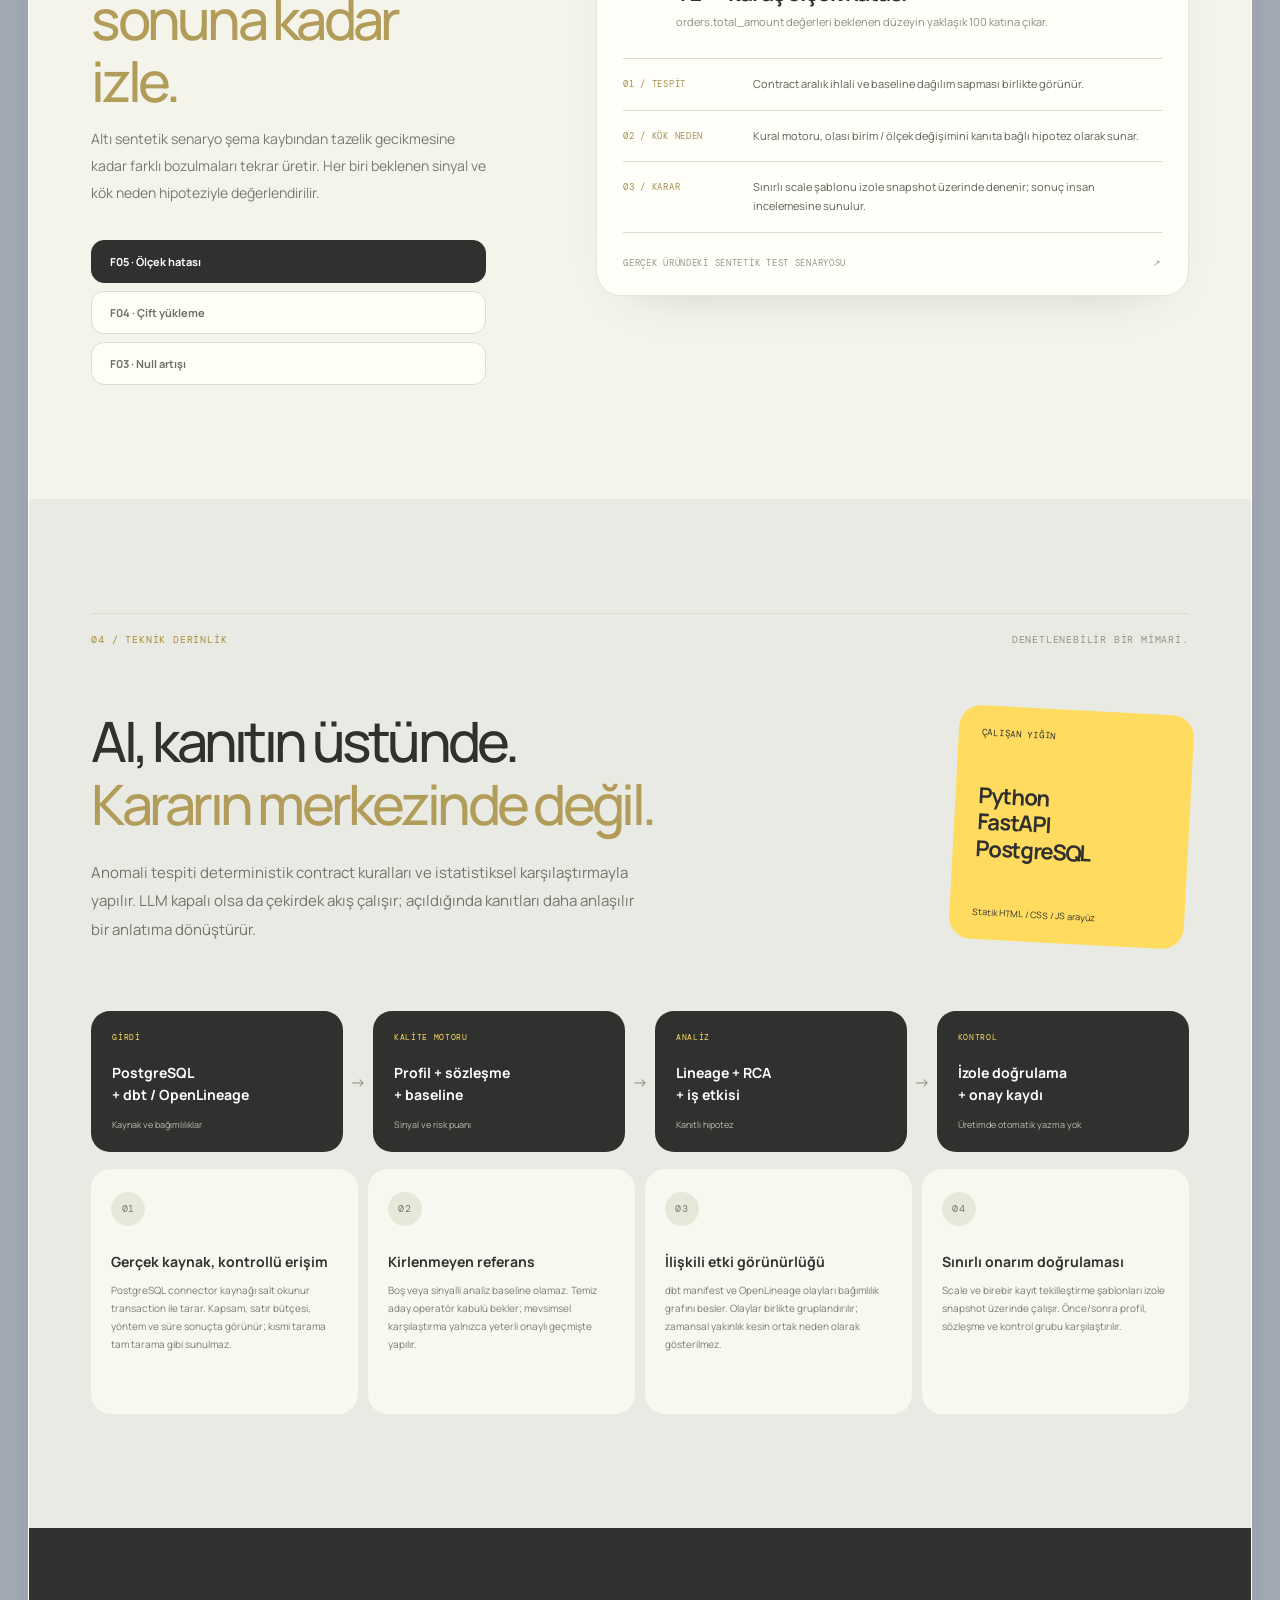
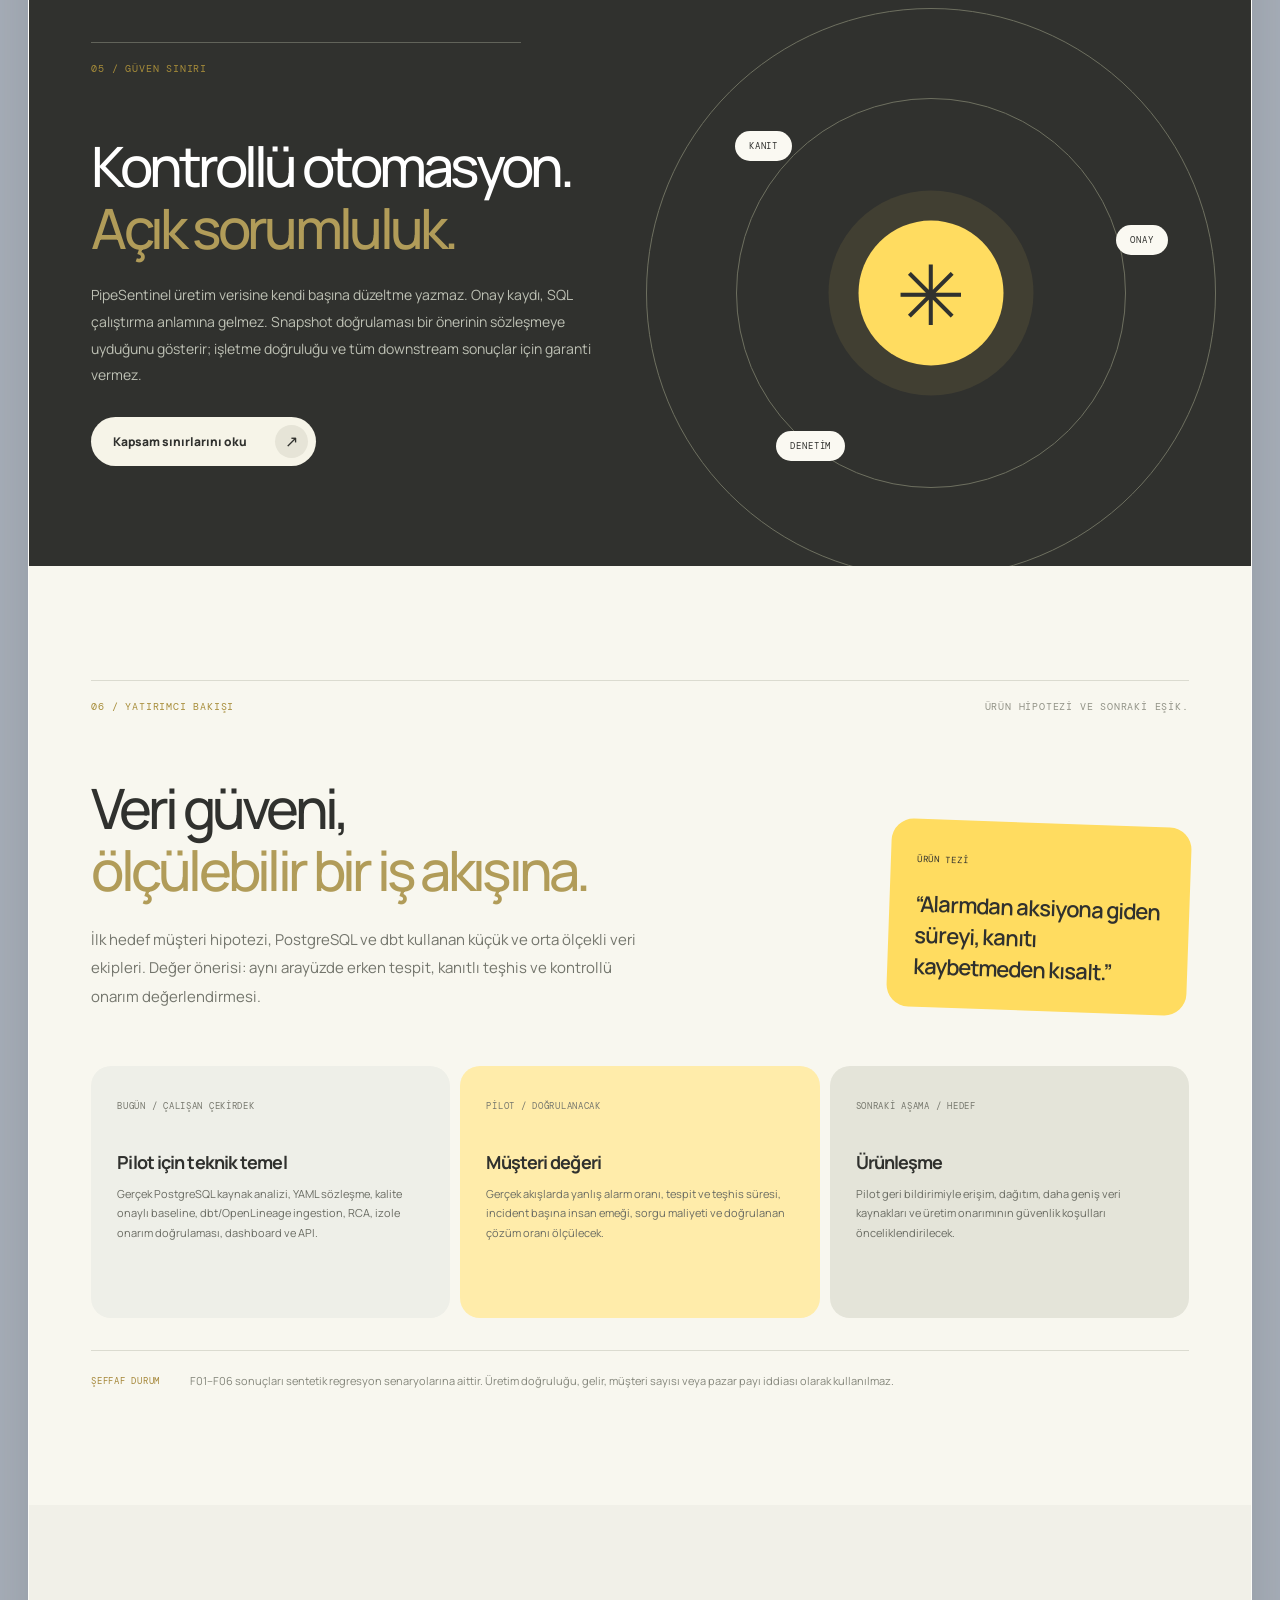
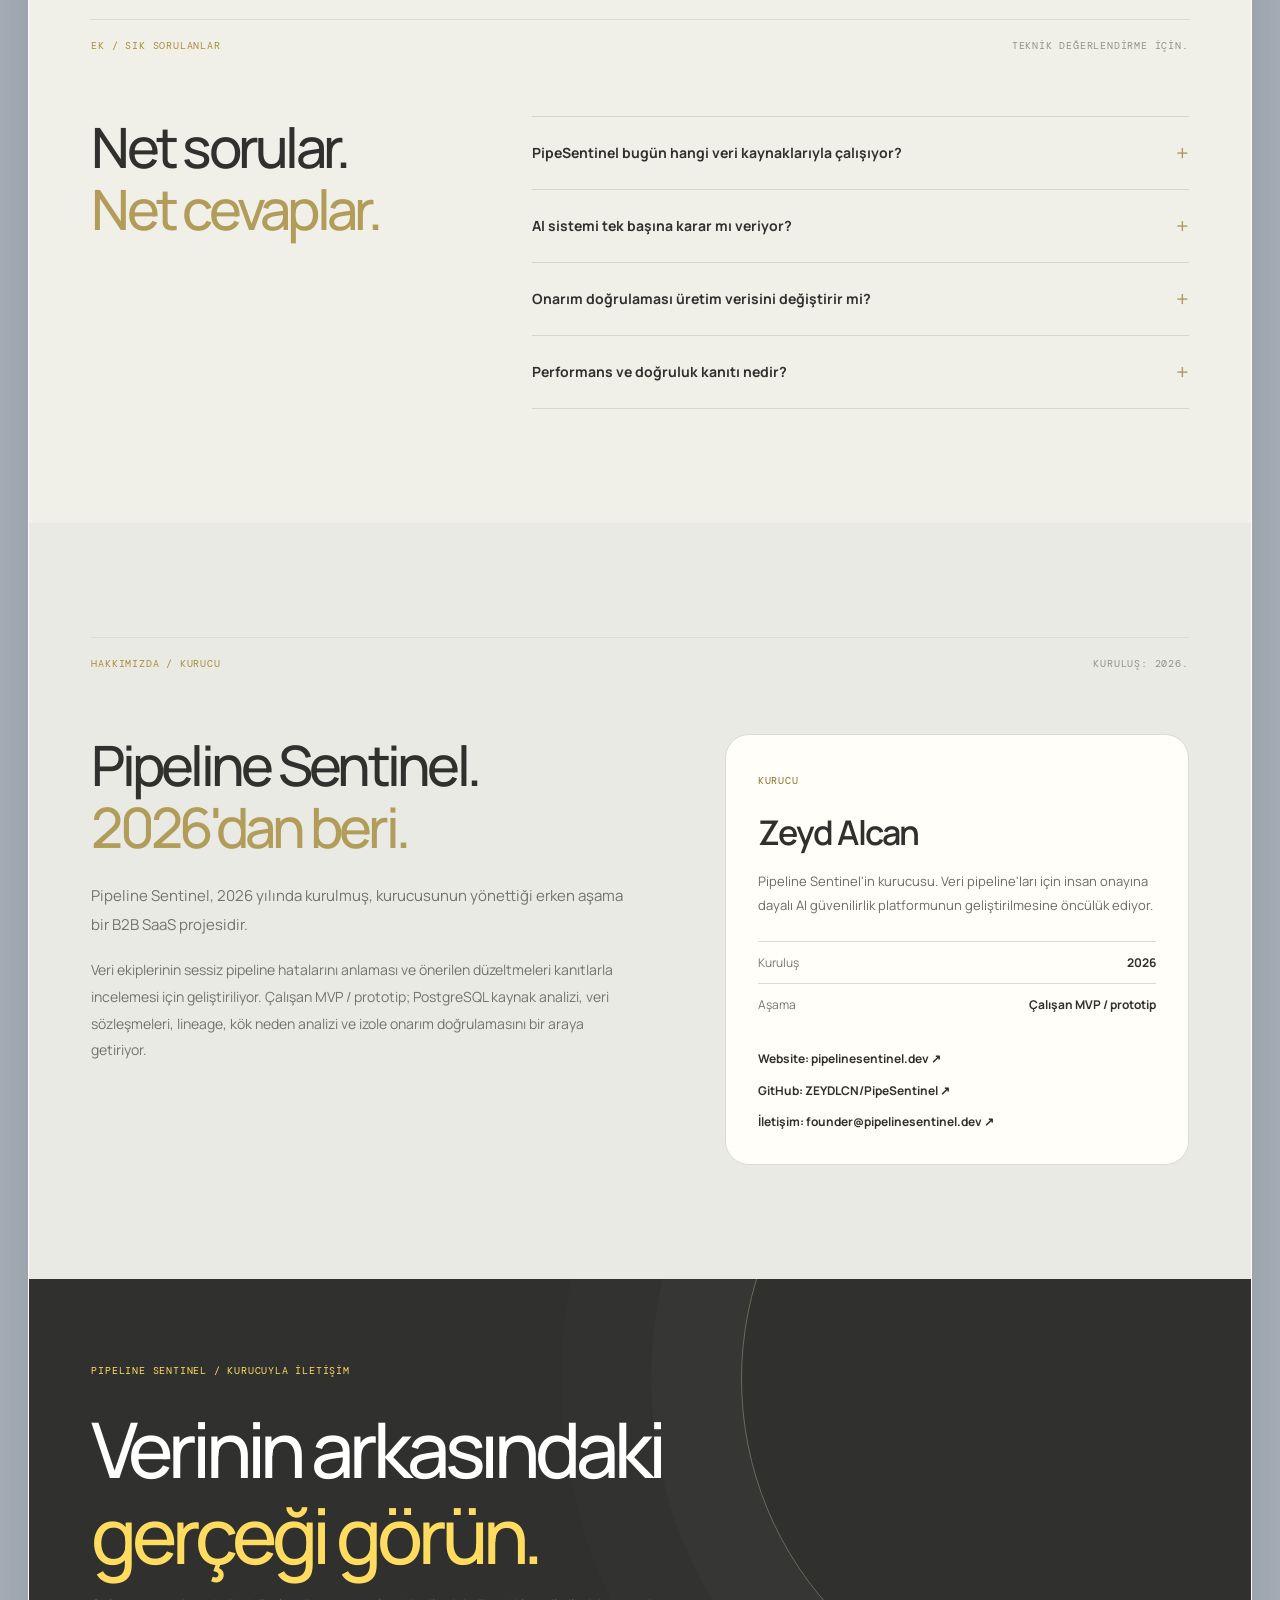
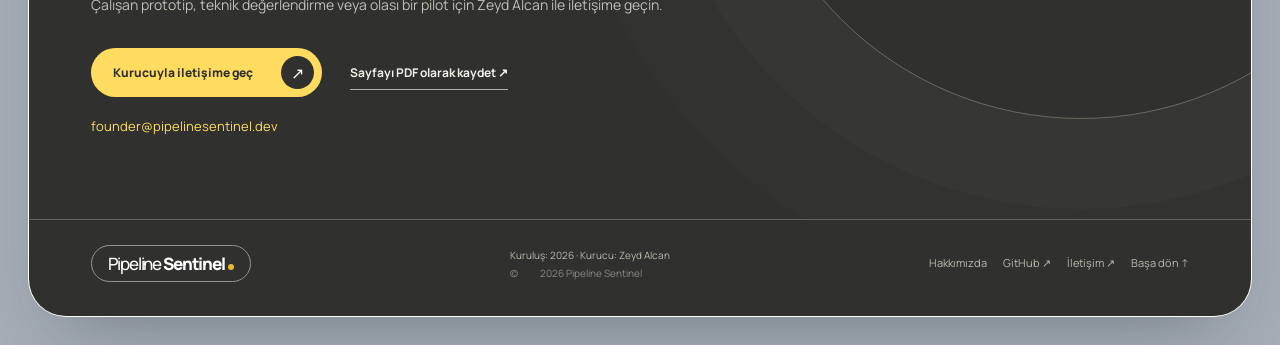
<file: site/tr.html>
<!doctype html>
<html lang="tr">
<head>
  <meta charset="utf-8">
  <meta name="viewport" content="width=device-width, initial-scale=1">
  <meta name="theme-color" content="#a6adb7">
  <meta name="description" content="Pipeline Sentinel: veri pipeline'ları için insan onayına dayalı AI güvenilirlik platformu. 2026'da Zeyd Alcan tarafından kuruldu. Çalışan MVP / prototip.">
  <title>Pipeline Sentinel — Veri pipeline'ları için AI güvenilirliği</title>
  <link rel="canonical" href="https://pipelinesentinel.dev/tr.html">
  <link rel="alternate" hreflang="en" href="https://pipelinesentinel.dev/">
  <link rel="alternate" hreflang="tr" href="https://pipelinesentinel.dev/tr.html">
  <link rel="alternate" hreflang="x-default" href="https://pipelinesentinel.dev/">
  <meta property="og:type" content="website">
  <meta property="og:title" content="Pipeline Sentinel — Veri pipeline'ları için AI güvenilirliği">
  <meta property="og:description" content="Veri pipeline'ları için insan onayına dayalı AI güvenilirlik platformu. Kuruluş: 2026. Kurucu: Zeyd Alcan. Çalışan MVP / prototip.">
  <meta property="og:url" content="https://pipelinesentinel.dev/tr.html">
  <script type="application/ld+json">
    {"@context":"https://schema.org","@type":"Organization","name":"Pipeline Sentinel","url":"https://pipelinesentinel.dev/","foundingDate":"2026","founder":{"@type":"Person","name":"Zeyd Alcan"},"email":"founder@pipelinesentinel.dev","description":"2026 yılında kurulmuş, kurucusunun yönettiği erken aşama bir B2B SaaS projesi. Veri pipeline'ları için insan onayına dayalı AI güvenilirlik platformu.","sameAs":["https://github.com/ZEYDLCN/PipeSentinel"]}
  </script>
  <link rel="icon" href="favicon.svg" type="image/svg+xml">
  <link rel="preconnect" href="https://fonts.googleapis.com">
  <link rel="preconnect" href="https://fonts.gstatic.com" crossorigin>
  <link href="https://fonts.googleapis.com/css2?family=DM+Mono:wght@400;500&family=Manrope:wght@400;500;600;700;800&display=swap" rel="stylesheet">
  <link rel="stylesheet" href="styles.css">
  <script defer src="script.js"></script>
</head>
<body>
  <a class="skip-link" href="#main">İçeriğe geç</a>
  <div class="site-shell">
    <header class="site-header">
      <a class="wordmark" href="#top" aria-label="Pipeline Sentinel ana sayfa">Pipeline <span>Sentinel</span><i aria-hidden="true"></i></a>
      <button class="menu-toggle" type="button" aria-label="Menüyü aç" aria-controls="main-nav" aria-expanded="false"><span></span><span></span></button>
      <nav id="main-nav" class="main-nav" aria-label="Ana menü">
        <a href="#problem">Problem</a>
        <a href="#platform">Platform</a>
        <a href="#architecture">Mimari</a>
        <a href="#investor">Yatırımcı bakışı</a>
        <a href="#about">Hakkımızda</a>
      </nav>
      <nav class="language-switch" aria-label="Dil"><a href="index.html" lang="en">EN</a><a href="tr.html" lang="tr" aria-current="page">TR</a></nav>
      <a class="header-cta" href="#investor">Projeyi keşfet <span aria-hidden="true">↗</span></a>
    </header>

    <main id="main">
      <section class="hero" id="top" aria-labelledby="hero-title">
        <div class="hero-copy">
          <div class="eyebrow"><span class="pulse-dot" aria-hidden="true"></span> VERİ GÜVENİLİRLİĞİNİN YENİ KATMANI <span class="eyebrow-line"></span> 01 / 06</div>
          <h1 id="hero-title">Pipeline çalıştı.<br><em>Peki veri doğru mu?</em></h1>
          <p class="product-definition">Pipeline Sentinel — Veri pipeline'ları için insan onayına dayalı AI güvenilirlik platformu.</p>
          <p class="hero-lead">Pipeline Sentinel, sessiz veri bozulmalarını görünür kılar. Anomaliyi saptar, etkilenen akışı gösterir, kök nedeni kanıtlarla açıklar ve önerilen düzeltmeyi insan kararından önce izole veride sınar.</p>
          <ul class="project-badges" aria-label="Proje bilgileri"><li>Kuruluş: 2026</li><li>Çalışan MVP / prototip</li></ul>
          <p class="founder-byline">Kurucu: <a href="#about">Zeyd Alcan</a></p>
          <div class="hero-actions"><a class="button button-dark" href="#platform">Platformu incele <span class="button-icon">↗</span></a><a class="text-cta" href="#scenario">Bir olayı izle <span aria-hidden="true">↗</span></a></div>
          <div class="project-links"><a href="https://github.com/ZEYDLCN/PipeSentinel">GitHub deposu ↗</a><a href="mailto:founder@pipelinesentinel.dev">founder@pipelinesentinel.dev ↗</a></div>
          <div class="hero-proof"><div class="avatar-stack" aria-hidden="true"><span>01</span><span>02</span><span>03</span></div><p><strong>Çalışan prototip, açık teknik kapsam.</strong><br>PostgreSQL kaynak analizi ve kanıta dayalı RCA mevcut.</p></div>
        </div>
        <div class="hero-visual" aria-label="PipeSentinel ürün arayüzünü temsil eden olay analizi önizlemesi">
          <div class="visual-glow"></div>
          <div class="orbit orbit-a"></div><div class="orbit orbit-b"></div>
          <div class="product-window">
            <div class="window-top"><span class="window-brand"><span class="window-mark">✳</span> PipeSentinel</span><span class="window-live"><i></i> SİSTEM AKTİF</span></div>
            <div class="window-content">
              <div class="window-overline">VERİ GÜVENİLİRLİĞİ / OLAY DETAYI</div>
              <div class="window-title-row"><div><h2>Sessiz hatalar, net sinyaller.</h2><p>orders.total_amount · son analiz</p></div><span class="window-arrow">↗</span></div>
              <div class="mini-chart" aria-hidden="true"><div class="chart-grid"></div><svg viewBox="0 0 460 120" preserveAspectRatio="none"><defs><linearGradient id="chartFill" x1="0" x2="0" y1="0" y2="1"><stop offset="0" stop-color="#ffd75d" stop-opacity=".42"/><stop offset="1" stop-color="#ffd75d" stop-opacity="0"/></linearGradient></defs><path d="M0 92 L48 88 L96 93 L144 83 L192 86 L240 78 L288 82 L336 75 L376 78 L408 20 L460 17 L460 120 L0 120 Z" fill="url(#chartFill)"/><path d="M0 92 L48 88 L96 93 L144 83 L192 86 L240 78 L288 82 L336 75 L376 78 L408 20 L460 17" fill="none" stroke="#d8a714" stroke-width="3" stroke-linecap="round" stroke-linejoin="round"/><circle cx="408" cy="20" r="6" fill="#30312e" stroke="#ffdc60" stroke-width="3"/></svg><span class="chart-tag">×100 değişim</span></div>
              <div class="window-metrics"><div><span>ETKİLENEN ALAN</span><b>orders</b></div><div><span>SİNYAL</span><b>Dağılım + aralık</b></div><div><span>DURUM</span><b class="metric-warning"><i></i> İncelenmeli</b></div></div>
              <div class="window-insight"><span class="insight-symbol">✳</span><div><strong>Olası birim / ölçek hatası</strong><small>Kanıt: tutarlarda 100 kat artış; sözleşme sınırı aşıldı.</small></div><span>↗</span></div>
            </div>
          </div>
          <div class="floating-card"><div class="floating-icon">✓</div><div><strong>Onarım doğrulaması</strong><span>İzole snapshot · insan onayı</span></div></div>
          <div class="visual-caption">ÜRÜN ÖNİZLEMESİ <span>↗</span> SENTETİK SENARYO F05</div>
        </div>
      </section>

      <div class="ticker" aria-label="Platform bileşenleri"><span>VERİ KALİTESİ</span><b>✳</b><span>KÖK NEDEN ANALİZİ</span><b>✳</b><span>LINEAGE</span><b>✳</b><span>GÜVENLİ ONARIM</span><b>✳</b><span>İNSAN ONAYI</span></div>

      <section class="section problem-section" id="problem" aria-labelledby="problem-title">
        <div class="section-head"><span class="section-index">01 / SORUN</span><p>BAŞARILI JOB, GÜVENİLİR VERİ DEMEK DEĞİL.</p></div>
        <div class="problem-grid"><div><h2 id="problem-title">En pahalı veri hataları<br><em>sessizce geçer.</em></h2><p class="section-lead">Bir akış hata vermeden biterken bir kolon kaybolabilir, tutarlar yanlış birimle yüklenebilir veya aynı kayıtlar iki kez yazılabilir. Dashboard yeşildir; kararın dayandığı veri değildir.</p><a class="inline-link" href="#scenario">Gerçek bir senaryoyu incele <span>↗</span></a></div><div class="problem-list"><div class="problem-item"><span>01</span><div><strong>Sinyal dağınık</strong><p>Şema, doluluk, dağılım, hacim ve tazelik farklı araçlarda görünür.</p></div><span>↗</span></div><div class="problem-item"><span>02</span><div><strong>Neden belirsiz</strong><p>Alarm, hangi kaynağın hangi raporu etkilediğini tek başına söylemez.</p></div><span>↗</span></div><div class="problem-item"><span>03</span><div><strong>Düzeltme riskli</strong><p>Kanıt ve önce/sonra karşılaştırması olmadan üretim verisine müdahale etmek zordur.</p></div><span>↗</span></div></div></div>
      </section>

      <section class="section platform-section" id="platform" aria-labelledby="platform-title">
        <div class="section-head"><span class="section-index">02 / PLATFORM</span><p>TESPİTTEN KARARA, TEK BİR AKIŞ.</p></div>
        <div class="section-title-row"><div><h2 id="platform-title">Sorunu gör. Etkisini anla.<br><em>Güvenle karar ver.</em></h2><p class="section-lead">PipeSentinel, kalite sinyalini teknik ve iş bağlamıyla birleştirir. Her adım incelenebilir kanıt üretir.</p></div><span class="section-aside">TEK OLAY MODELİ<br>ALTINDA 06 ADIM ↓</span></div>
        <div class="process-grid" id="process-grid">
          <button class="process-step active" type="button" data-step="0" aria-pressed="true"><span class="step-no">01 / BAĞLAN</span><span class="step-icon">◎</span><strong>Kaynağı tanı</strong><small>PostgreSQL kaynağı, sürümlü YAML sözleşme ve kontrollü tarama kapsamı.</small><span class="step-arrow">↗</span></button>
          <button class="process-step" type="button" data-step="1" aria-pressed="false"><span class="step-no">02 / PROFİLLE</span><span class="step-icon">◫</span><strong>Normali öğren</strong><small>Kolon profilleri; kalite onaylı ve mevsimsel baseline karşılaştırması.</small><span class="step-arrow">↗</span></button>
          <button class="process-step" type="button" data-step="2" aria-pressed="false"><span class="step-no">03 / TESPİT ET</span><span class="step-icon">⌁</span><strong>Sapmayı yakala</strong><small>Şema, doluluk, dağılım, hacim, tazelik ve contract sinyalleri.</small><span class="step-arrow">↗</span></button>
          <button class="process-step" type="button" data-step="3" aria-pressed="false"><span class="step-no">04 / İLİŞKİLENDİR</span><span class="step-icon">◇</span><strong>Etkisini göster</strong><small>dbt / OpenLineage bağımlılıkları, olay grupları ve iş kritiklik bilgisi.</small><span class="step-arrow">↗</span></button>
          <button class="process-step" type="button" data-step="4" aria-pressed="false"><span class="step-no">05 / AÇIKLA</span><span class="step-icon">✳</span><strong>Kanıtı birleştir</strong><small>Kural tabanlı RCA, gerekçeli hipotezler ve isteğe bağlı LLM sentezi.</small><span class="step-arrow">↗</span></button>
          <button class="process-step" type="button" data-step="5" aria-pressed="false"><span class="step-no">06 / DOĞRULA</span><span class="step-icon">✓</span><strong>Kararı güvenceye al</strong><small>İzole snapshot üzerinde onarım denemesi, önce/sonra farkı ve insan onayı.</small><span class="step-arrow">↗</span></button>
        </div>
        <div class="process-detail" role="status" aria-live="polite"><span id="detail-number">01 / 06</span><div><strong id="detail-title">Kaynağı tanı</strong><p id="detail-copy">Salt okunur PostgreSQL bağlantısı, seçili tablo ve partition için kapsamı belli bir analiz başlatır. Bağlantı sırrı metadata yerine ortam değişkeninde kalır.</p></div><span class="detail-mark">✳</span></div>
      </section>

      <section class="section scenario-section" id="scenario" aria-labelledby="scenario-title">
        <div class="section-head"><span class="section-index">03 / ÜRÜN DENEYİMİ</span><p>SOYUT ALARM DEĞİL, AÇIKLANABİLİR OLAY.</p></div>
        <div class="scenario-layout"><div class="scenario-intro"><span class="yellow-label">KONTROLLÜ HATA KATALOĞU · F01—F06</span><h2 id="scenario-title">Bir anomaliyi<br><em>sonuna kadar izle.</em></h2><p>Altı sentetik senaryo şema kaybından tazelik gecikmesine kadar farklı bozulmaları tekrar üretir. Her biri beklenen sinyal ve kök neden hipoteziyle değerlendirilir.</p><div class="scenario-tabs" role="tablist" aria-label="Senaryo seçimi"><button id="tab-f05" type="button" role="tab" aria-selected="true" aria-controls="scenario-panel" data-scenario="f05">F05 · Ölçek hatası</button><button id="tab-f04" type="button" role="tab" aria-selected="false" aria-controls="scenario-panel" data-scenario="f04">F04 · Çift yükleme</button><button id="tab-f03" type="button" role="tab" aria-selected="false" aria-controls="scenario-panel" data-scenario="f03">F03 · Null artışı</button></div></div><div class="scenario-panel" id="scenario-panel" role="tabpanel" aria-labelledby="tab-f05" tabindex="0"><div class="panel-heading"><span><i></i> OLAY İNCELEMESİ</span><span id="scenario-code">F05 / 06</span></div><div class="incident-line"><div class="incident-icon">!</div><div><span id="scenario-type">DAĞILIM + ARALIK</span><h3 id="scenario-name">TL → kuruş ölçek hatası</h3><p id="scenario-description">orders.total_amount değerleri beklenen düzeyin yaklaşık 100 katına çıkar.</p></div></div><div class="evidence-list"><div><span>01 / TESPİT</span><p id="scenario-detection">Contract aralık ihlali ve baseline dağılım sapması birlikte görünür.</p></div><div><span>02 / KÖK NEDEN</span><p id="scenario-cause">Kural motoru, olası birim / ölçek değişimini kanıta bağlı hipotez olarak sunar.</p></div><div><span>03 / KARAR</span><p id="scenario-action">Sınırlı scale şablonu izole snapshot üzerinde denenir; sonuç insan incelemesine sunulur.</p></div></div><div class="panel-footer"><span>GERÇEK ÜRÜNDEKİ SENTETİK TEST SENARYOSU</span><span>↗</span></div></div></div>
      </section>

      <section class="section architecture-section" id="architecture" aria-labelledby="architecture-title">
        <div class="section-head"><span class="section-index">04 / TEKNİK DERİNLİK</span><p>DENETLENEBİLİR BİR MİMARİ.</p></div>
        <div class="architecture-top"><div><h2 id="architecture-title">AI, kanıtın üstünde.<br><em>Kararın merkezinde değil.</em></h2><p class="section-lead">Anomali tespiti deterministik contract kuralları ve istatistiksel karşılaştırmayla yapılır. LLM kapalı olsa da çekirdek akış çalışır; açıldığında kanıtları daha anlaşılır bir anlatıma dönüştürür.</p></div><div class="stack-stamp"><span>ÇALIŞAN YIĞIN</span><strong>Python<br>FastAPI<br>PostgreSQL</strong><small>Statik HTML / CSS / JS arayüz</small></div></div>
        <div class="architecture-flow" aria-label="PipeSentinel mimari akışı"><div><span class="flow-kicker">GİRDİ</span><strong>PostgreSQL<br>+ dbt / OpenLineage</strong><small>Kaynak ve bağımlılıklar</small></div><span class="flow-connector">→</span><div><span class="flow-kicker">KALİTE MOTORU</span><strong>Profil + sözleşme<br>+ baseline</strong><small>Sinyal ve risk puanı</small></div><span class="flow-connector">→</span><div><span class="flow-kicker">ANALİZ</span><strong>Lineage + RCA<br>+ iş etkisi</strong><small>Kanıtlı hipotez</small></div><span class="flow-connector">→</span><div><span class="flow-kicker">KONTROL</span><strong>İzole doğrulama<br>+ onay kaydı</strong><small>Üretimde otomatik yazma yok</small></div></div>
        <div class="technical-grid"><article><span class="technical-icon">01</span><h3>Gerçek kaynak, kontrollü erişim</h3><p>PostgreSQL connector kaynağı salt okunur transaction ile tarar. Kapsam, satır bütçesi, yöntem ve süre sonuçta görünür; kısmi tarama tam tarama gibi sunulmaz.</p></article><article><span class="technical-icon">02</span><h3>Kirlenmeyen referans</h3><p>Boş veya sinyalli analiz baseline olamaz. Temiz aday operatör kabulü bekler; mevsimsel karşılaştırma yalnızca yeterli onaylı geçmişte yapılır.</p></article><article><span class="technical-icon">03</span><h3>İlişkili etki görünürlüğü</h3><p>dbt manifest ve OpenLineage olayları bağımlılık grafını besler. Olaylar birlikte gruplandırılır; zamansal yakınlık kesin ortak neden olarak gösterilmez.</p></article><article><span class="technical-icon">04</span><h3>Sınırlı onarım doğrulaması</h3><p>Scale ve birebir kayıt tekilleştirme şablonları izole snapshot üzerinde çalışır. Önce/sonra profil, sözleşme ve kontrol grubu karşılaştırılır.</p></article></div>
      </section>

      <section class="section trust-section" aria-labelledby="trust-title"><div class="trust-copy"><div class="section-head"><span class="section-index">05 / GÜVEN SINIRI</span></div><h2 id="trust-title">Kontrollü otomasyon.<br><em>Açık sorumluluk.</em></h2><p>PipeSentinel üretim verisine kendi başına düzeltme yazmaz. Onay kaydı, SQL çalıştırma anlamına gelmez. Snapshot doğrulaması bir önerinin sözleşmeye uyduğunu gösterir; işletme doğruluğu ve tüm downstream sonuçlar için garanti vermez.</p><a class="button button-light" href="#faq">Kapsam sınırlarını oku <span class="button-icon">↗</span></a></div><div class="trust-art" aria-hidden="true"><div class="trust-ring trust-ring-a"></div><div class="trust-ring trust-ring-b"></div><div class="trust-core">✳</div><span class="trust-tag tag-one">KANIT</span><span class="trust-tag tag-two">ONAY</span><span class="trust-tag tag-three">DENETİM</span></div></section>

      <section class="section investor-section" id="investor" aria-labelledby="investor-title"><div class="section-head"><span class="section-index">06 / YATIRIMCI BAKIŞI</span><p>ÜRÜN HİPOTEZİ VE SONRAKİ EŞİK.</p></div><div class="investor-intro"><div><h2 id="investor-title">Veri güveni,<br><em>ölçülebilir bir iş akışına.</em></h2><p class="section-lead">İlk hedef müşteri hipotezi, PostgreSQL ve dbt kullanan küçük ve orta ölçekli veri ekipleri. Değer önerisi: aynı arayüzde erken tespit, kanıtlı teşhis ve kontrollü onarım değerlendirmesi.</p></div><div class="investor-quote"><span>ÜRÜN TEZİ</span><p>“Alarmdan aksiyona giden süreyi, kanıtı kaybetmeden kısalt.”</p></div></div><div class="investor-cards"><article><span>BUGÜN / ÇALIŞAN ÇEKİRDEK</span><h3>Pilot için teknik temel</h3><p>Gerçek PostgreSQL kaynak analizi, YAML sözleşme, kalite onaylı baseline, dbt/OpenLineage ingestion, RCA, izole onarım doğrulaması, dashboard ve API.</p></article><article><span>PİLOT / DOĞRULANACAK</span><h3>Müşteri değeri</h3><p>Gerçek akışlarda yanlış alarm oranı, tespit ve teşhis süresi, incident başına insan emeği, sorgu maliyeti ve doğrulanan çözüm oranı ölçülecek.</p></article><article><span>SONRAKİ AŞAMA / HEDEF</span><h3>Ürünleşme</h3><p>Pilot geri bildirimiyle erişim, dağıtım, daha geniş veri kaynakları ve üretim onarımının güvenlik koşulları önceliklendirilecek.</p></article></div><div class="investment-note"><span>ŞEFFAF DURUM</span><p>F01–F06 sonuçları sentetik regresyon senaryolarına aittir. Üretim doğruluğu, gelir, müşteri sayısı veya pazar payı iddiası olarak kullanılmaz.</p></div></section>

      <section class="section faq-section" id="faq" aria-labelledby="faq-title"><div class="section-head"><span class="section-index">EK / SIK SORULANLAR</span><p>TEKNİK DEĞERLENDİRME İÇİN.</p></div><div class="faq-layout"><h2 id="faq-title">Net sorular.<br><em>Net cevaplar.</em></h2><div class="faq-list"><details><summary>PipeSentinel bugün hangi veri kaynaklarıyla çalışıyor?<span>+</span></summary><p>Gerçek kaynak analizi için PostgreSQL connector mevcut. dbt manifest ve run sonuçları ile OpenLineage RunEvent'leri bağımlılık ve değişiklik bağlamını besler. Başka veritabanları için genel bağlantı iddiası yoktur.</p></details><details><summary>AI sistemi tek başına karar mı veriyor?<span>+</span></summary><p>Hayır. Tespit contract ve istatistiksel kurallarla yapılır. Kural tabanlı kök neden hipotezleri kanıtlara bağlanır; LLM isteğe bağlı anlatım katmanıdır. Aksiyonlar insan kararına sunulur.</p></details><details><summary>Onarım doğrulaması üretim verisini değiştirir mi?<span>+</span></summary><p>Hayır. Desteklenen sınırlı şablonlar izole snapshot üzerinde denenir. Onay kaydı üretimde SQL veya dbt çalıştırmaz. Otomatik üretim uygulaması, rollback ve backfill bu sürümün kapsamı dışındadır.</p></details><details><summary>Performans ve doğruluk kanıtı nedir?<span>+</span></summary><p>F01–F06 sentetik hata kataloğu için deterministik regresyon değerlendirmesi ve entegrasyon testleri bulunur. Gerçek dünya yanlış alarm ve tespit oranları pilot verisiyle ayrıca ölçülmelidir.</p></details></div></div></section>

      <section class="section about-section" id="about" aria-labelledby="about-title">
        <div class="section-head"><span class="section-index">HAKKIMIZDA / KURUCU</span><p>KURULUŞ: 2026.</p></div>
        <div class="about-grid">
          <div><h2 id="about-title">Pipeline Sentinel.<br><em>2026'dan beri.</em></h2><p class="section-lead">Pipeline Sentinel, 2026 yılında kurulmuş, kurucusunun yönettiği erken aşama bir B2B SaaS projesidir.</p><p class="about-copy">Veri ekiplerinin sessiz pipeline hatalarını anlaması ve önerilen düzeltmeleri kanıtlarla incelemesi için geliştiriliyor. Çalışan MVP / prototip; PostgreSQL kaynak analizi, veri sözleşmeleri, lineage, kök neden analizi ve izole onarım doğrulamasını bir araya getiriyor.</p></div>
          <article class="founder-card" aria-labelledby="founder-name"><span class="founder-label">KURUCU</span><h3 id="founder-name">Zeyd Alcan</h3><p>Pipeline Sentinel'in kurucusu. Veri pipeline'ları için insan onayına dayalı AI güvenilirlik platformunun geliştirilmesine öncülük ediyor.</p><dl class="founder-facts"><div><dt>Kuruluş</dt><dd>2026</dd></div><div><dt>Aşama</dt><dd>Çalışan MVP / prototip</dd></div></dl><div class="founder-links"><a href="https://pipelinesentinel.dev">Website: pipelinesentinel.dev ↗</a><a href="https://github.com/ZEYDLCN/PipeSentinel">GitHub: ZEYDLCN/PipeSentinel ↗</a><a href="mailto:founder@pipelinesentinel.dev">İletişim: founder@pipelinesentinel.dev ↗</a></div></article>
        </div>
      </section>

      <section class="closing"><div class="closing-orbit" aria-hidden="true"></div><span class="closing-kicker">PIPELINE SENTINEL / KURUCUYLA İLETİŞİM</span><h2>Verinin arkasındaki<br><em>gerçeği görün.</em></h2><p>Çalışan prototip, teknik değerlendirme veya olası bir pilot için Zeyd Alcan ile iletişime geçin.</p><div class="closing-actions"><a class="button button-yellow" href="mailto:founder@pipelinesentinel.dev">Kurucuyla iletişime geç <span class="button-icon">↗</span></a><button class="print-button" type="button" id="print-page">Sayfayı PDF olarak kaydet ↗</button></div><a class="closing-contact" href="mailto:founder@pipelinesentinel.dev">founder@pipelinesentinel.dev</a></section>
    </main>
    <footer class="site-footer"><a class="wordmark" href="#top">Pipeline <span>Sentinel</span><i aria-hidden="true"></i></a><p>Kuruluş: 2026 · Kurucu: Zeyd Alcan <span>© <span id="year">2026</span> Pipeline Sentinel</span></p><nav class="footer-links" aria-label="Proje bağlantıları"><a href="#about">Hakkımızda</a><a href="https://github.com/ZEYDLCN/PipeSentinel">GitHub ↗</a><a href="mailto:founder@pipelinesentinel.dev">İletişim ↗</a><a href="#top">Başa dön ↑</a></nav></footer>
  </div>
</body>
</html>
</file>
<file: site/styles.css>
:root{--slate:#a6adb7;--paper:#f2f1e8;--cream:#faf9f2;--white:#fffef8;--ink:#30312e;--muted:#74756b;--line:#dbdbd0;--yellow:#ffdc60;--font:Manrope,Inter,"Segoe UI",sans-serif;--mono:"DM Mono",Consolas,monospace}*{box-sizing:border-box}html{scroll-behavior:smooth}body{margin:0;background:var(--slate);color:var(--ink);font-family:var(--font);-webkit-font-smoothing:antialiased}button,a{font:inherit}button{cursor:pointer}a{text-decoration:none;color:inherit}a:focus-visible,button:focus-visible,summary:focus-visible{outline:3px solid #987a19;outline-offset:4px}::selection{background:var(--yellow);color:var(--ink)}.skip-link{position:absolute;top:-60px;left:20px;z-index:100;background:var(--yellow);padding:12px 20px;border-radius:12px}.skip-link:focus{top:16px}.site-shell{width:min(1480px,calc(100% - 56px));margin:28px auto;background:var(--cream);border:1px solid #ffffff88;border-radius:38px;overflow:hidden;box-shadow:0 36px 75px -35px #29313b70}.site-header{height:96px;padding:0 5.1%;display:flex;align-items:center;gap:36px;border-bottom:1px solid #deded330;position:relative;z-index:10}.wordmark{border:1px solid #83847b;padding:9px 16px;border-radius:30px;font-size:21px;font-weight:500;letter-spacing:-1.15px;white-space:nowrap;line-height:1}.wordmark span{font-weight:800}.wordmark i{display:inline-block;width:6px;height:6px;border-radius:50%;background:#e7bb2d;margin-left:3px}.main-nav{margin:auto;display:flex;align-items:center;gap:38px}.main-nav a{font-size:12px;font-weight:700;color:#686960;transition:color .2s}.main-nav a:hover{color:#111}.header-cta{border-radius:30px;background:var(--ink);color:white;padding:13px 18px;font-size:12px;font-weight:700;white-space:nowrap}.header-cta span{margin-left:15px}.header-cta:hover,.button-dark:hover{background:#50534a}.menu-toggle{display:none}.hero{min-height:690px;padding:46px 0 70px 5.1%;display:grid;grid-template-columns:46% 54%;overflow:hidden;position:relative}.hero-copy{position:relative;z-index:2;padding:75px 0 0;max-width:650px}.eyebrow,.section-index,.section-head p,.section-aside,.yellow-label,.window-overline,.window-live,.window-metrics span,.chart-tag,.visual-caption,.step-no,.process-detail>span:first-child,.flow-kicker,.stack-stamp>span,.technical-icon,.investor-quote>span,.investor-cards article>span,.investment-note>span,.closing-kicker,.panel-heading,.incident-line>div>span,.evidence-list span,.panel-footer,.ticker,.hero-proof .avatar-stack,.window-brand,.floating-card span{font-family:var(--mono);letter-spacing:.08em}.eyebrow{font-size:10px;font-weight:500;display:flex;align-items:center;gap:11px;color:#696a60;white-space:nowrap}.pulse-dot,.window-live i,.panel-heading i{width:7px;height:7px;border-radius:50%;background:#89a073;display:inline-block;box-shadow:0 0 0 4px #89a07320}.eyebrow-line{width:27px;height:1px;background:#b7b8aa;margin-left:3px}.hero h1,.section h2,.closing h2{font-weight:500;letter-spacing:-.067em;line-height:1.12}.hero h1{font-size:clamp(52px,5.15vw,77px);margin:31px 0 25px;white-space:nowrap}.hero h1 em,.section h2 em,.closing h2 em{font-style:normal;color:#b19c59}.hero-lead{font-size:15px;line-height:1.9;max-width:505px;color:#6e7068;margin:0}.hero-actions{display:flex;align-items:center;gap:28px;margin-top:34px}.button{display:inline-flex;align-items:center;gap:28px;border:0;border-radius:40px;padding:8px 8px 8px 22px;font-size:12px;font-weight:800;min-height:48px;white-space:nowrap}.button-dark{background:var(--ink);color:white}.button-icon{width:33px;height:33px;display:grid;place-items:center;background:#ffffff20;border-radius:50%;font-size:16px;font-weight:400}.text-cta,.inline-link{font-size:12px;font-weight:800;border-bottom:1px solid #a8a99a;padding-bottom:5px}.text-cta span,.inline-link span{margin-left:12px}.hero-proof{margin-top:67px;display:flex;gap:16px;align-items:center}.avatar-stack{display:flex;padding-left:3px}.avatar-stack span{width:34px;height:34px;border-radius:50%;border:2px solid var(--cream);display:grid;place-items:center;background:#d9d9ca;font-size:9px;margin-left:-4px}.avatar-stack span:nth-child(2){background:#e7d29c}.avatar-stack span:nth-child(3){background:#bcc2b8}.hero-proof p{font-size:10px;color:#8a8b80;line-height:1.6;margin:0}.hero-proof strong{color:#45473f}.hero-visual{position:relative;min-height:600px;overflow:visible}.visual-glow{position:absolute;inset:-80px -45px -40px -20px;background:radial-gradient(ellipse at 55% 52%,#ffe697 0,#f6eccd 42%,transparent 73%)}.orbit{position:absolute;border:1px solid #dfd9bc;border-radius:50%;transform:rotate(-18deg);opacity:.7}.orbit-a{width:650px;height:650px;top:-120px;left:8%}.orbit-b{width:470px;height:470px;top:-28px;left:25%}.product-window{position:absolute;top:65px;left:3%;width:min(600px,97%);border-radius:22px;background:#fdfcf5;box-shadow:0 45px 65px -28px #343b4769,0 0 0 1px #ffffffbb;transform:rotate(-2.5deg);overflow:hidden}.window-top{height:51px;background:#30312e;color:#fff;display:flex;align-items:center;justify-content:space-between;padding:0 23px}.window-brand{font-size:12px;letter-spacing:-.05em;font-weight:700}.window-mark{color:var(--yellow);font-size:19px;margin-right:8px;vertical-align:-2px}.window-live{font-size:8px;letter-spacing:.1em;color:#e1e2d8}.window-live i{width:5px;height:5px;background:#b7cf91;margin-right:6px}.window-content{padding:29px 28px 24px}.window-overline{font-size:8px;color:#a4a69b}.window-title-row{display:flex;justify-content:space-between;align-items:flex-start;margin-top:13px}.window-title-row h2{font-size:22px;letter-spacing:-.06em;font-weight:600;margin:0}.window-title-row p{font-size:10px;color:#909184;margin:6px 0 0}.window-arrow{background:var(--yellow);border-radius:50%;width:31px;height:31px;display:grid;place-items:center}.mini-chart{height:138px;position:relative;margin:16px 0 15px;background:#f8f8ee;border-radius:15px;overflow:hidden}.chart-grid{position:absolute;inset:0;background:repeating-linear-gradient(to bottom,transparent 0,transparent 32px,#e9e9dc 33px)}.mini-chart svg{position:absolute;inset:13px 12px 10px;width:calc(100% - 24px);height:calc(100% - 23px)}.chart-tag{position:absolute;right:14px;top:13px;background:#fff7d1;color:#9b7a16;font-size:8px;padding:5px 7px;border-radius:15px}.window-metrics{display:grid;grid-template-columns:1fr 1.2fr 1fr;border:1px solid #ecece2;border-radius:13px;background:#fffef9}.window-metrics div{padding:11px 13px;border-right:1px solid #ecece2}.window-metrics div:last-child{border:0}.window-metrics span{display:block;color:#a5a69d;font-size:7px;margin-bottom:7px}.window-metrics b{font-size:10px;white-space:nowrap}.window-metrics .metric-warning{color:#a87527}.metric-warning i{display:inline-block;background:#dbaf45;width:5px;height:5px;border-radius:50%;vertical-align:2px}.window-insight{margin-top:14px;background:#fff0b5;border-radius:12px;display:flex;align-items:center;gap:11px;padding:11px 13px}.insight-symbol{background:#30312e;color:#ffdc60;width:30px;height:30px;border-radius:9px;display:grid;place-items:center}.window-insight div{flex:1}.window-insight strong,.window-insight small{display:block}.window-insight strong{font-size:10px}.window-insight small{font-size:8px;color:#746a4e;margin-top:4px}.floating-card{position:absolute;left:-9%;top:434px;background:#fffef8;padding:12px 17px;display:flex;align-items:center;gap:11px;border-radius:14px;box-shadow:0 18px 35px -20px #343b4770;transform:rotate(3deg)}.floating-icon{background:#e3ebd8;color:#607a55;width:29px;height:29px;display:grid;place-items:center;border-radius:50%;font-size:15px}.floating-card strong{font-size:9px;display:block}.floating-card span{font-size:7px;color:#94958a;display:block;margin-top:3px}.visual-caption{position:absolute;right:9%;bottom:16px;font-size:9px;color:#8c8979}.visual-caption span{padding:0 11px}.ticker{background:var(--yellow);height:62px;display:flex;align-items:center;justify-content:space-around;gap:16px;white-space:nowrap;overflow:hidden;font-size:10px;font-weight:500}.ticker b{font-size:18px;font-weight:400}.section{padding:114px 5.1%}.section-head{display:flex;align-items:center;justify-content:space-between;gap:20px;border-top:1px solid var(--line);padding-top:19px;margin-bottom:64px}.section-index,.section-head p{font-size:10px;color:#929387}.section-index{color:#a78d3a}.section-head p{margin:0}.section h2{font-size:clamp(42px,4.35vw,65px);margin:0}.section-lead{font-size:15px;line-height:1.9;color:#73756c;max-width:550px;margin:24px 0 0}.problem-grid{display:grid;grid-template-columns:1fr 1fr;gap:9%}.problem-grid>.problem-list{padding-top:10px}.inline-link{display:inline-block;margin-top:32px}.problem-item{display:grid;grid-template-columns:37px 1fr 20px;gap:15px;align-items:start;border-bottom:1px solid var(--line);padding:20px 0 23px}.problem-item:first-child{border-top:1px solid var(--line)}.problem-item>span:first-child{font:11px var(--mono);color:#a5986d}.problem-item>span:last-child{color:#b4aa87;font-size:17px}.problem-item strong{font-size:15px}.problem-item p{font-size:12px;line-height:1.8;color:#81837a;max-width:350px;margin:7px 0 0}.platform-section{background:#e8e9e3}.section-title-row{display:flex;align-items:end;justify-content:space-between;gap:25px;margin-bottom:46px}.section-aside{font-size:10px;color:#929387;line-height:1.8}.process-grid{display:grid;grid-template-columns:repeat(3,1fr);gap:10px}.process-step{min-height:240px;text-align:left;background:#f7f7ef;border:1px solid #ffffff88;border-radius:22px;padding:22px;display:flex;flex-direction:column;position:relative;transition:background .2s,transform .2s,border-color .2s}.process-step:hover{transform:translateY(-4px)}.process-step.active{background:var(--yellow);border-color:var(--yellow)}.step-no{font-size:9px;color:#85867b}.step-icon{font-size:28px;line-height:1;margin:25px 0 14px;font-weight:400}.process-step strong{font-size:15px}.process-step small{font-size:11px;line-height:1.65;color:#75776f;max-width:270px;margin-top:7px}.process-step.active small,.process-step.active .step-no{color:#665b3b}.step-arrow{position:absolute;right:23px;top:20px}.process-detail{background:#30312e;color:#fff;margin-top:10px;border-radius:21px;padding:22px 26px;display:flex;align-items:center;gap:35px;min-height:106px}.process-detail>span:first-child{font-size:10px;color:var(--yellow);white-space:nowrap}.process-detail div{flex:1}.process-detail strong{font-size:15px}.process-detail p{font-size:11px;color:#c2c3b7;line-height:1.65;margin:6px 0 0}.detail-mark{font-size:37px;color:var(--yellow)}.scenario-section{background:#f5f4eb}.scenario-layout{display:grid;grid-template-columns:.8fr 1.2fr;gap:10%;align-items:start}.yellow-label{font-size:9px;background:var(--yellow);border-radius:30px;padding:8px 12px;display:inline-block;margin-bottom:23px}.scenario-intro p{font-size:14px;line-height:1.9;color:#787a70;max-width:420px}.scenario-tabs{display:grid;gap:8px;margin-top:34px}.scenario-tabs button{text-align:left;border:1px solid #ddded3;background:#fffef7;border-radius:13px;padding:13px 18px;font-size:11px;font-weight:700;color:#6f7067}.scenario-tabs button[aria-selected=true]{background:#30312e;border-color:#30312e;color:white}.scenario-panel{background:#fffef8;border:1px solid #e5e5dc;border-radius:25px;padding:26px;box-shadow:0 20px 50px -40px #32383f66}.panel-heading,.panel-footer{display:flex;justify-content:space-between;font-size:9px;color:#95968c}.panel-heading i{width:6px;height:6px;margin-right:8px}.incident-line{display:flex;gap:15px;align-items:start;margin:36px 0 27px}.incident-icon{width:38px;height:38px;background:#f4e4d3;color:#aa6d31;border-radius:12px;display:grid;place-items:center;font-size:18px;font-weight:800;flex-shrink:0}.incident-line>div>span{font-size:9px;color:#aa8444}.incident-line h3{font-size:23px;letter-spacing:-.05em;margin:5px 0 5px}.incident-line p{font-size:11px;color:#8b8d82;line-height:1.6;margin:0}.evidence-list{border-top:1px solid var(--line)}.evidence-list>div{display:grid;grid-template-columns:115px 1fr;gap:15px;padding:16px 0;border-bottom:1px solid var(--line)}.evidence-list span{font-size:9px;color:#a59051;margin-top:3px}.evidence-list p{font-size:11px;line-height:1.7;color:#5d6058;margin:0}.panel-footer{margin-top:24px}.architecture-section{background:#e9eae4}.architecture-top{display:flex;justify-content:space-between;gap:35px}.architecture-top>div:first-child{max-width:760px}.stack-stamp{min-width:235px;background:var(--yellow);border-radius:22px;padding:21px 23px;transform:rotate(3deg);display:flex;flex-direction:column;justify-content:space-between}.stack-stamp>span{font-size:9px}.stack-stamp strong{font-size:22px;line-height:1.2;letter-spacing:-.06em;margin:18px 0}.stack-stamp small{font-size:9px}.architecture-flow{display:flex;align-items:stretch;gap:7px;margin:67px 0 17px}.architecture-flow>div{flex:1;background:#30312e;color:white;border-radius:19px;padding:21px;min-width:0}.flow-kicker{display:block;color:#ffdc60;font-size:8px;margin-bottom:20px}.architecture-flow strong{display:block;font-size:14px;line-height:1.55}.architecture-flow small{display:block;color:#babdb2;font-size:9px;margin-top:12px}.flow-connector{align-self:center;color:#8d8e80}.technical-grid{display:grid;grid-template-columns:repeat(4,1fr);gap:10px}.technical-grid article{padding:23px 20px 24px;background:#f8f8f0;border-radius:20px;min-height:245px}.technical-icon{display:grid;place-items:center;background:#e8e8da;border-radius:50%;height:34px;width:34px;font-size:10px;color:#757768}.technical-grid h3{font-size:14px;line-height:1.4;margin:26px 0 10px}.technical-grid p{font-size:10px;line-height:1.8;color:#797b71;margin:0}.trust-section{background:#30312e;color:#fff;display:grid;grid-template-columns:1fr 1fr;gap:6%;padding-bottom:0;min-height:500px;overflow:hidden}.trust-section .section-head{border-color:#61635a;max-width:430px;margin-bottom:60px}.trust-copy{padding-bottom:100px;z-index:1}.trust-copy p{color:#bdc0b4;line-height:1.9;font-size:14px;max-width:560px;margin:23px 0 28px}.button-light{color:#30312e;background:#f6f4e8}.button-light .button-icon{background:#e6e4d7}.trust-art{position:relative;min-height:430px}.trust-ring{position:absolute;border:1px solid #6e7060;border-radius:50%;left:50%;top:48%;transform:translate(-50%,-50%)}.trust-ring-a{width:570px;height:570px}.trust-ring-b{width:390px;height:390px}.trust-core{width:145px;height:145px;border-radius:50%;background:var(--yellow);color:#30312e;display:grid;place-items:center;font-size:83px;position:absolute;left:50%;top:48%;transform:translate(-50%,-50%);box-shadow:0 0 0 30px #ffdc6015}.trust-tag{position:absolute;background:#faf9f2;color:#30312e;border-radius:30px;padding:9px 14px;font:9px var(--mono);letter-spacing:.1em}.tag-one{left:12%;top:17%}.tag-two{right:4%;top:35%}.tag-three{left:20%;bottom:20%}.investor-section{background:#f8f7ef}.investor-intro{display:grid;grid-template-columns:1.4fr .6fr;gap:9%;align-items:end}.investor-quote{background:var(--yellow);padding:26px;border-radius:22px;transform:rotate(2deg)}.investor-quote>span{font-size:9px}.investor-quote p{font-size:22px;line-height:1.4;letter-spacing:-.045em;font-weight:600;margin:22px 0 0}.investor-cards{display:grid;grid-template-columns:repeat(3,1fr);gap:10px;margin-top:55px}.investor-cards article{background:#eeefe8;border-radius:20px;padding:26px;min-height:252px}.investor-cards article:nth-child(2){background:#ffecaa}.investor-cards article:nth-child(3){background:#e4e4d9}.investor-cards article>span{font-size:9px;color:#77786e}.investor-cards h3{font-size:18px;letter-spacing:-.05em;margin:36px 0 10px}.investor-cards p{font-size:11px;line-height:1.75;color:#696b62;margin:0}.investment-note{display:flex;align-items:center;gap:30px;border-top:1px solid var(--line);margin-top:32px;padding-top:21px}.investment-note>span{font-size:9px;color:#a58739;white-space:nowrap}.investment-note p{margin:0;font-size:11px;color:#84867b;line-height:1.7}.faq-section{background:#f1f0e8}.faq-layout{display:grid;grid-template-columns:.7fr 1.3fr;gap:8%}.faq-list{border-top:1px solid #d6d7ca}.faq-list details{border-bottom:1px solid #d6d7ca;padding:21px 0}.faq-list summary{list-style:none;display:flex;justify-content:space-between;align-items:center;gap:20px;cursor:pointer;font-size:14px;font-weight:700}.faq-list summary::-webkit-details-marker{display:none}.faq-list summary span{font-size:22px;font-weight:400;color:#ad985d;transition:transform .2s}.faq-list details[open] summary span{transform:rotate(45deg)}.faq-list details p{font-size:12px;line-height:1.85;color:#77796e;max-width:600px;margin:16px 35px 0 0}.closing{background:#30312e;color:#fff;position:relative;overflow:hidden;padding:78px 5.1% 83px}.closing-orbit{width:680px;height:680px;border-radius:50%;border:1px solid #6a6b5e;position:absolute;right:-170px;top:-240px;box-shadow:0 0 0 90px #ffffff05,0 0 0 180px #ffffff03}.closing-kicker{position:relative;color:var(--yellow);font-size:10px}.closing h2{position:relative;font-size:clamp(52px,6vw,91px);margin:27px 0 17px}.closing h2 em{color:var(--yellow)}.closing p{position:relative;color:#bec0b5;font-size:14px}.closing-actions{position:relative;display:flex;align-items:center;gap:28px;margin-top:34px}.button-yellow{background:var(--yellow);color:var(--ink)}.button-yellow .button-icon{background:#30312e;color:#fff}.print-button{border:0;border-bottom:1px solid #b0b4a8;background:none;color:#f0f1e9;padding:8px 0;font-size:12px;font-weight:700}.site-footer{background:#30312e;color:#b8baae;display:flex;align-items:center;justify-content:space-between;gap:20px;border-top:1px solid #62645b;padding:25px 5.1% 34px}.site-footer .wordmark{color:#fff;border-color:#94958a;font-size:17px}.site-footer p{font-size:10px;margin:0}.site-footer p span{margin-left:20px;color:#888b82}.site-footer>a:last-child{font-size:11px}
@media(max-width:1200px){.main-nav{gap:22px}.hero{grid-template-columns:47% 53%;min-height:620px}.hero h1{font-size:clamp(47px,5.2vw,66px)}.hero-visual{transform:scale(.88);transform-origin:top left}.product-window{left:0}.floating-card{left:-2%}.hero-proof{margin-top:45px}.technical-grid{grid-template-columns:repeat(2,1fr)}.technical-grid article{min-height:190px}}
@media(max-width:900px){.site-shell{width:calc(100% - 24px);margin:12px auto;border-radius:26px}.site-header{height:80px}.main-nav{gap:12px}.main-nav a{font-size:10px}.header-cta{display:none}.hero{grid-template-columns:1fr;padding:25px 5.1% 0;min-height:0}.hero-copy{padding:60px 0 0}.hero h1{font-size:clamp(50px,7vw,74px)}.hero-visual{min-height:535px;width:100%;transform:none;margin-top:0}.product-window{left:15%;width:70%;top:42px}.floating-card{left:8%;top:402px}.visual-caption{right:15%;bottom:18px}.orbit-a{left:10%;top:-55px}.orbit-b{left:28%;top:25px}.section{padding:90px 5.1%}.process-grid{grid-template-columns:repeat(2,1fr)}.scenario-layout{gap:5%}.architecture-flow{display:grid;grid-template-columns:1fr 1fr}.flow-connector{display:none}.trust-section{padding-bottom:0}.trust-art{min-height:380px}.trust-core{width:110px;height:110px;font-size:60px}.trust-ring-a{width:440px;height:440px}.trust-ring-b{width:290px;height:290px}}
@media(max-width:650px){.site-shell{width:100%;margin:0;border-radius:0;border:0}.site-header{height:69px;padding:0 6%}.wordmark{font-size:18px}.menu-toggle{display:flex;margin-left:auto;width:37px;height:37px;flex-direction:column;align-items:center;justify-content:center;gap:5px;border:1px solid #c4c5b7;background:none;border-radius:50%}.menu-toggle span{width:15px;height:1.5px;background:#30312e}.main-nav{position:absolute;top:68px;left:0;right:0;background:#f8f7ef;padding:15px 6% 20px;border-bottom:1px solid var(--line);display:none;flex-direction:column;align-items:stretch;gap:0}.main-nav.open{display:flex}.main-nav a{font-size:13px;padding:12px 0}.hero{padding:10px 6% 0}.hero-copy{padding:50px 0 0}.eyebrow{font-size:8px;gap:6px}.eyebrow-line{width:12px}.hero h1{font-size:clamp(42px,9vw,61px);white-space:normal;margin:22px 0}.hero-lead{font-size:13px;line-height:1.8}.hero-actions{gap:16px}.button{font-size:10px;gap:11px;padding-left:16px}.text-cta{font-size:10px}.hero-proof{margin-top:36px}.hero-visual{min-height:415px;margin-top:28px}.product-window{left:5%;top:13px;width:90%;transform:rotate(-2deg)}.window-content{padding:18px}.window-top{height:39px;padding:0 16px}.window-brand{font-size:10px}.window-live{font-size:6px}.window-title-row h2{font-size:17px}.mini-chart{height:93px}.window-metrics div{padding:9px 7px}.window-metrics span{font-size:6px}.window-metrics b{font-size:8px}.window-insight{padding:8px}.window-insight strong{font-size:8px}.window-insight small{font-size:7px}.floating-card{top:315px;left:0;transform:rotate(2deg);padding:8px 11px}.visual-caption{display:none}.orbit-a{width:430px;height:430px;top:-23px;left:-10%}.orbit-b{width:310px;height:310px;left:13%}.ticker{height:49px;justify-content:flex-start;padding:0 20px;gap:17px;font-size:8px}.ticker b{font-size:14px}.section{padding:65px 6%}.section-head{margin-bottom:38px}.section-head p{display:none}.section h2{font-size:clamp(37px,8vw,54px)}.section-lead{font-size:13px;margin-top:17px}.problem-grid,.scenario-layout,.faq-layout,.investor-intro{grid-template-columns:1fr;gap:30px}.problem-grid>.problem-list{padding-top:4px}.problem-item p{font-size:11px}.section-title-row{display:block}.section-aside{display:none}.process-grid{grid-template-columns:1fr 1fr;gap:7px}.process-step{min-height:212px;padding:15px;border-radius:16px}.step-no{font-size:7px}.step-icon{font-size:22px;margin:22px 0 12px}.process-step strong{font-size:12px}.process-step small{font-size:9px;line-height:1.6}.step-arrow{top:13px;right:13px}.process-detail{padding:17px;gap:15px}.process-detail>span:first-child{font-size:8px}.process-detail p{font-size:10px}.detail-mark{display:none}.scenario-tabs{grid-template-columns:repeat(3,1fr);gap:5px;margin-top:22px}.scenario-tabs button{font-size:8px;padding:9px;border-radius:10px}.scenario-panel{padding:18px}.incident-line{margin:25px 0 20px}.incident-line h3{font-size:19px}.evidence-list>div{grid-template-columns:80px 1fr;gap:9px}.evidence-list span{font-size:7px}.evidence-list p{font-size:10px}.architecture-top{display:block}.stack-stamp{transform:none;margin-top:28px;min-width:0;display:block}.stack-stamp strong{display:block;margin:10px 0;font-size:18px}.architecture-flow{margin-top:34px;gap:7px}.architecture-flow>div{padding:14px;min-height:145px}.flow-kicker{font-size:7px;margin-bottom:13px}.architecture-flow strong{font-size:10px}.architecture-flow small{font-size:8px}.technical-grid{gap:7px}.technical-grid article{padding:15px;min-height:225px}.technical-grid h3{font-size:11px;margin:19px 0 7px}.technical-grid p{font-size:9px}.trust-section{grid-template-columns:1fr;padding-bottom:0}.trust-copy{padding-bottom:20px}.trust-section .section-head{margin-bottom:38px}.trust-copy p{font-size:12px}.trust-art{min-height:330px}.trust-ring-a{width:390px;height:390px}.trust-ring-b{width:260px;height:260px}.trust-tag{font-size:7px}.investor-quote{transform:none}.investor-cards{grid-template-columns:1fr;gap:8px;margin-top:30px}.investor-cards article{min-height:0;padding:23px}.investor-cards h3{margin-top:22px}.investment-note{display:block}.investment-note p{margin-top:8px}.faq-layout{gap:28px}.faq-list summary{font-size:12px}.closing{padding:65px 6%}.closing h2{font-size:clamp(45px,10vw,65px)}.closing p{font-size:12px}.closing-actions{display:flex;align-items:flex-start;flex-direction:column;gap:13px}.site-footer{padding:25px 6%;flex-wrap:wrap}.site-footer p{order:3;width:100%;font-size:9px}.site-footer p span{margin-left:8px}}
@media(max-width:380px){.hero h1{font-size:39px}.hero-actions{align-items:flex-start;flex-direction:column}.hero-visual{min-height:380px}.floating-card{top:288px}.mini-chart{height:75px}.process-step{min-height:220px}.architecture-flow{grid-template-columns:1fr 1fr}}
@media(prefers-reduced-motion:reduce){html{scroll-behavior:auto}*,*:before,*:after{animation:none!important;transition:none!important}}
@media print{body{background:white}.site-shell{width:100%;margin:0;border:0;border-radius:0;box-shadow:none}.site-header{position:static}.menu-toggle,.header-cta,.hero-actions,.ticker,.print-button,.scenario-tabs,.floating-card{display:none!important}.hero{min-height:0;display:block;padding-bottom:35px}.hero-copy{padding-top:25px}.hero-visual{display:none}.section{padding:28px 5.1%;break-inside:avoid}.section-head{margin-bottom:25px}.process-step{break-inside:avoid;min-height:170px}.process-detail{display:none}.trust-section,.closing{print-color-adjust:exact;-webkit-print-color-adjust:exact}.site-footer{print-color-adjust:exact;-webkit-print-color-adjust:exact}}
.language-switch{display:flex;align-items:center;gap:2px;padding:3px;border:1px solid #d6d7c9;border-radius:30px;flex:none}.language-switch a{display:grid;place-items:center;min-width:32px;height:27px;padding:0 7px;border-radius:20px;font:700 10px var(--mono);letter-spacing:.04em;color:#75766d;transition:background .2s,color .2s}.language-switch a:hover{color:#30312e;background:#e9e9dc}.language-switch a[aria-current="page"]{background:var(--yellow);color:#30312e}.language-switch a[aria-current="page"]:hover{background:var(--yellow)}
@media(max-width:650px){.site-header{gap:12px}.language-switch{order:2}.menu-toggle{order:3;margin-left:auto}.main-nav{order:4}.header-cta{order:5}}
@media(max-width:380px){.site-header{gap:8px}.site-header .wordmark{font-size:16px;padding:8px 11px}.language-switch{padding:2px}.language-switch a{min-width:28px;height:25px;padding:0 5px}}
@media print{.language-switch{display:none!important}}

.site-header{gap:20px}.main-nav{gap:20px}.product-definition{font-size:16px;font-weight:800;line-height:1.65;max-width:505px;margin:0 0 15px}.project-badges{list-style:none;display:flex;flex-wrap:wrap;gap:8px;padding:0;margin:22px 0 12px}.project-badges li{font:10px var(--mono);line-height:1.5;padding:7px 12px;border:1px solid #d6d7c9;border-radius:24px;background:#f0f0e5}.project-badges li:last-child{background:#ffedab;border-color:#e8d692}.founder-byline{font-size:12px;color:#696b62;margin:0}.founder-byline a{font-weight:800;border-bottom:1px solid #a8a99a}.project-links{display:flex;flex-wrap:wrap;gap:12px 22px;margin-top:23px}.project-links a{font-size:11px;font-weight:700;line-height:1.7;border-bottom:1px solid #a8a99a;overflow-wrap:anywhere}.hero-proof{margin-top:28px}.about-section{background:#e9eae4}.about-grid{display:grid;grid-template-columns:1.2fr 1fr;gap:7%;align-items:start}.about-grid>*{min-width:0}.about-copy{font-size:14px;line-height:1.9;color:#73756c;max-width:550px;margin:18px 0 0}.founder-card{background:#fffef8;border:1px solid #dbdbd0;border-radius:24px;padding:32px}.founder-label{font:10px var(--mono);letter-spacing:.08em;color:#8a7127}.founder-card h3{font-size:34px;font-weight:600;letter-spacing:-.05em;margin:20px 0 14px}.founder-card p{font-size:13px;line-height:1.85;color:#696b62;margin:0}.founder-facts{margin:24px 0}.founder-facts>div{display:flex;justify-content:space-between;gap:18px;padding:12px 0;border-top:1px solid var(--line);font-size:12px}.founder-facts dt{color:#74756b}.founder-facts dd{margin:0;font-weight:700;text-align:right}.founder-links{display:grid;gap:12px}.founder-links a{font-size:12px;font-weight:700;line-height:1.65;overflow-wrap:anywhere}.project-links a:hover,.founder-links a:hover,.footer-links a:hover{color:#8a7127}.closing-contact{position:relative;display:inline-block;font-size:13px;color:#ffdc60;margin-top:20px;overflow-wrap:anywhere}.footer-links{display:flex;flex-wrap:wrap;gap:16px}.footer-links a{font-size:11px;line-height:1.7}.site-footer{flex-wrap:wrap}.site-footer p{line-height:1.8}.site-footer p>span{display:block;margin-left:0}
@media(max-width:1200px){.site-header{gap:14px}.main-nav{gap:14px}.header-cta{display:none}}
@media(max-width:900px){.about-grid{grid-template-columns:1fr;gap:30px}.founder-card{max-width:600px}}
@media(max-width:650px){.site-header{gap:10px}.site-header .wordmark{font-size:16px;padding:8px 11px;letter-spacing:-.8px}.product-definition{font-size:14px}.project-badges li{font-size:9px}.project-links{gap:10px 18px}.project-links a{font-size:11px}.about-copy{font-size:13px}.founder-card{padding:23px}.founder-card h3{font-size:29px}.closing-contact{font-size:12px}.footer-links{gap:14px}.site-footer p{order:3;width:100%}}
@media(max-width:380px){.site-header{padding:0 4%;gap:8px}.site-header .wordmark{font-size:14px;padding:8px 9px}.menu-toggle{width:32px;height:32px;flex-shrink:0}.language-switch a{min-width:25px}.project-badges{gap:6px}.project-badges li{padding:6px 9px}}
@media print{.about-grid{grid-template-columns:1fr 1fr;gap:25px}.founder-card{break-inside:avoid}.project-links{display:flex}.hero-proof{margin-top:20px}.product-definition{font-size:14px}}
</file>
